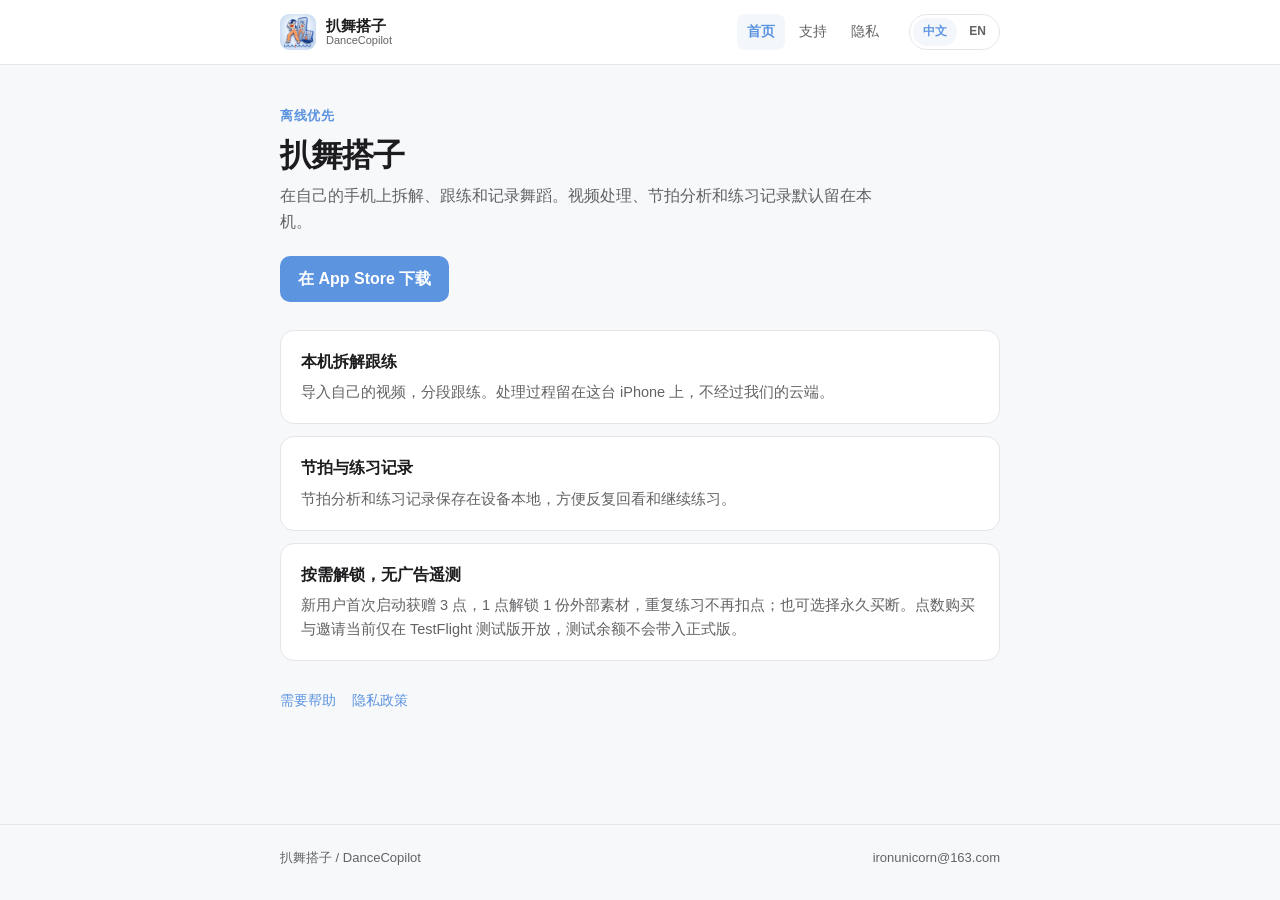
<file: index.html>
<!DOCTYPE html>
<html lang="zh-CN">
  <head>
    <meta charset="utf-8" />
    <meta name="viewport" content="width=device-width, initial-scale=1" />
    <title>扒舞搭子 / DanceCopilot</title>
    <meta
      name="description"
      content="扒舞搭子是一款离线优先的练舞工具。视频、节拍和练习记录默认留在本机。"
    />
    <link rel="icon" href="assets/favicon.png" type="image/png" />
    <link rel="apple-touch-icon" href="assets/apple-touch-icon.png" />
    <link rel="stylesheet" href="styles.css" />
  </head>
  <body>
    <header class="site-header">
      <div class="wrap">
        <a class="brand" href="/">
          <img src="assets/apple-touch-icon.png" width="36" height="36" alt="" />
          <span class="brand-text">
            <span class="brand-zh">扒舞搭子</span>
            <span class="brand-en">DanceCopilot</span>
          </span>
        </a>
        <nav>
          <a href="/" aria-current="page"
            ><span lang="zh-CN">首页</span><span lang="en">Home</span></a
          >
          <a href="/support"
            ><span lang="zh-CN">支持</span><span lang="en">Support</span></a
          >
          <a href="/privacy"
            ><span lang="zh-CN">隐私</span><span lang="en">Privacy</span></a
          >
        </nav>
        <div class="lang">
          <button type="button" data-lang="zh" aria-pressed="true">中文</button>
          <button type="button" data-lang="en" aria-pressed="false">EN</button>
        </div>
      </div>
    </header>

    <main>
      <div class="wrap">
        <header class="hero">
          <p class="kicker" lang="zh-CN">离线优先</p>
          <p class="kicker" lang="en">Offline first</p>
          <h1 lang="zh-CN">扒舞搭子</h1>
          <h1 lang="en">DanceCopilot</h1>
          <p class="lede" lang="zh-CN">
            在自己的手机上拆解、跟练和记录舞蹈。视频处理、节拍分析和练习记录默认留在本机。
          </p>
          <p class="lede" lang="en">
            Break down, follow, and record dances on your own iPhone. Video
            processing, beat analysis, and practice records stay on device by
            default.
          </p>
          <p class="hero-download">
            <a class="button" href="https://apps.apple.com/app/id6810995273">
              <span lang="zh-CN">在 App Store 下载</span>
              <span lang="en">Download on the App Store</span>
            </a>
          </p>
        </header>

        <section class="facts">
          <article class="fact">
            <h2 lang="zh-CN">本机拆解跟练</h2>
            <h2 lang="en">Practice on this device</h2>
            <p lang="zh-CN">
              导入自己的视频，分段跟练。处理过程留在这台 iPhone 上，不经过我们的云端。
            </p>
            <p lang="en">
              Import your own videos and practice in sections. Processing stays
              on this iPhone and does not go through our cloud.
            </p>
          </article>
          <article class="fact">
            <h2 lang="zh-CN">节拍与练习记录</h2>
            <h2 lang="en">Beats and practice records</h2>
            <p lang="zh-CN">
              节拍分析和练习记录保存在设备本地，方便反复回看和继续练习。
            </p>
            <p lang="en">
              Beat analysis and practice records are saved locally, so you can
              review and continue later.
            </p>
          </article>
          <article class="fact">
            <h2 lang="zh-CN">按需解锁，无广告遥测</h2>
            <h2 lang="en">Unlock as needed, no ad telemetry</h2>
            <p lang="zh-CN">
              新用户首次启动获赠 3 点，1 点解锁 1 份外部素材，重复练习不再扣点；也可选择永久买断。点数购买与邀请当前仅在 TestFlight 测试版开放，测试余额不会带入正式版。
            </p>
            <p lang="en">
              New users receive 3 credits on first launch. One credit unlocks one external material, with no extra credits for repeat practice. Lifetime Membership is also available. Credit purchases and invitations are currently available only in the TestFlight beta; sandbox balances do not transfer to the public release.
            </p>
          </article>
        </section>

        <p class="page-links">
          <a href="/support"
            ><span lang="zh-CN">需要帮助</span><span lang="en">Get support</span></a
          >
          <a href="/privacy"
            ><span lang="zh-CN">隐私政策</span
            ><span lang="en">Privacy policy</span></a
          >
        </p>
      </div>
    </main>

    <footer class="site-footer">
      <div class="wrap">
        <span>扒舞搭子 / DanceCopilot</span>
        <a href="mailto:ironunicorn@163.com">ironunicorn@163.com</a>
      </div>
    </footer>
    <script src="lang.js"></script>
  </body>
</html>
</file>
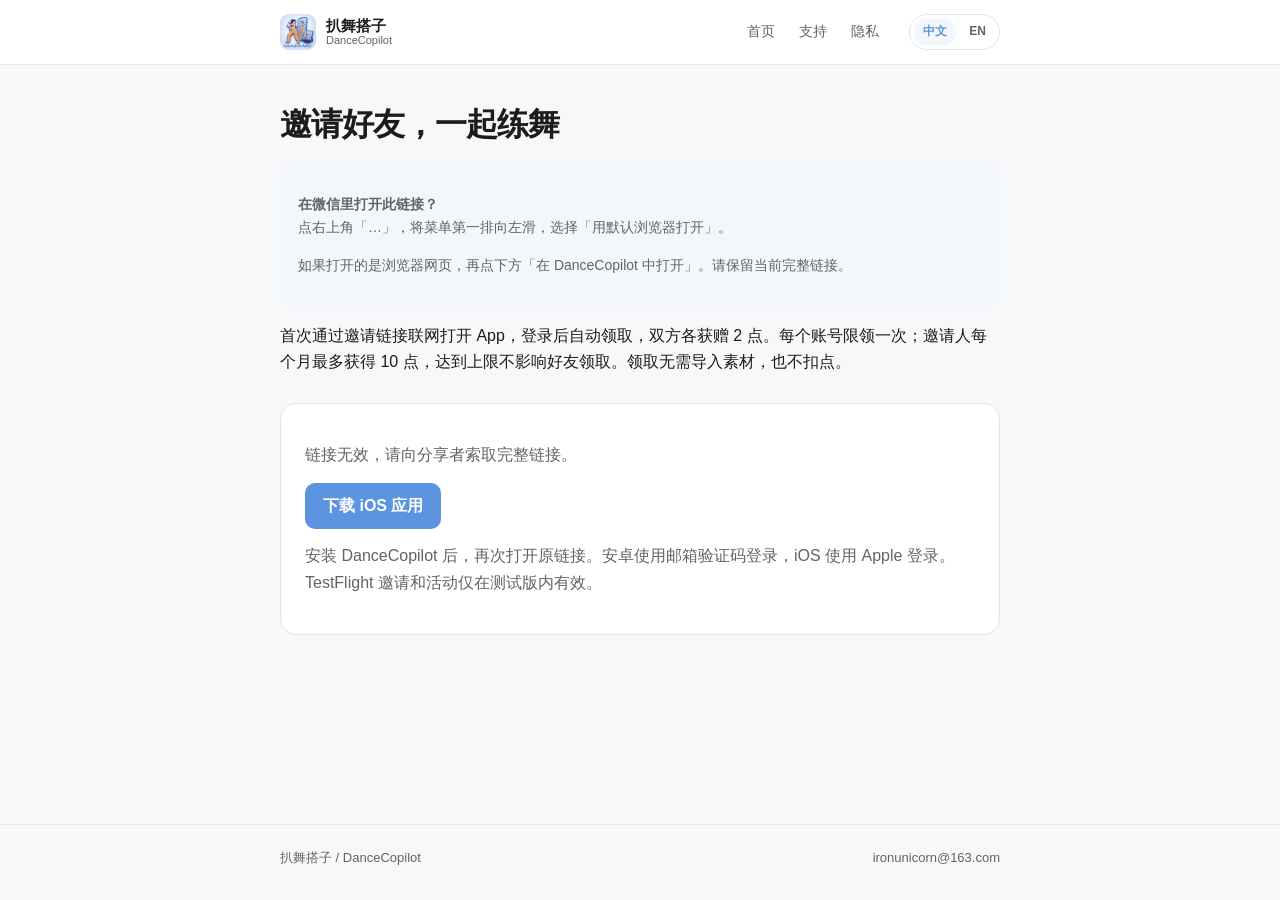
<file: invite/index.html>
<!DOCTYPE html>
<html lang="zh-CN">
  <head>
    <meta name="referrer" content="no-referrer" />
    <meta name="robots" content="noindex" />
    <meta charset="utf-8" />
    <meta name="viewport" content="width=device-width, initial-scale=1" />
    <title>邀请好友 / Invite friends · DanceCopilot</title>
    <meta
      name="description"
      content="扒舞搭子技术支持。使用问题、会员问题或功能建议请发邮件至 ironunicorn@163.com。"
    />
    <link rel="icon" href="../assets/favicon.png" type="image/png" />
    <link rel="apple-touch-icon" href="../assets/apple-touch-icon.png" />
    <link rel="stylesheet" href="../styles.css" />
  </head>
  <body>
    <header class="site-header">
      <div class="wrap">
        <a class="brand" href="/">
          <img
            src="../assets/apple-touch-icon.png"
            width="36"
            height="36"
            alt=""
          />
          <span class="brand-text">
            <span class="brand-zh">扒舞搭子</span>
            <span class="brand-en">DanceCopilot</span>
          </span>
        </a>
        <nav>
          <a href="/"
            ><span lang="zh-CN">首页</span><span lang="en">Home</span></a
          >
          <a href="/support"
            ><span lang="zh-CN">支持</span><span lang="en">Support</span></a
          >
          <a href="/privacy"
            ><span lang="zh-CN">隐私</span><span lang="en">Privacy</span></a
          >
        </nav>
        <div class="lang">
          <button type="button" data-lang="zh" aria-pressed="true">中文</button>
          <button type="button" data-lang="en" aria-pressed="false">EN</button>
        </div>
      </div>
    </header>

    <main><div class="wrap"><header class="hero"><h1 lang="zh-CN">邀请好友，一起练舞</h1><h1 lang="en">Practice together with an invitation</h1>
<aside class="note" aria-label="微信打开指引 / Open from WeChat">
  <p lang="zh-CN"><strong>在微信里打开此链接？</strong><br />点右上角「…」，将菜单第一排向左滑，选择「用默认浏览器打开」。</p>
  <p lang="en"><strong>Opened this link in WeChat?</strong><br />Tap “…” at the top right, swipe left on the first row of the menu, then choose “Open in Default Browser”.</p>
  <p lang="zh-CN">如果打开的是浏览器网页，再点下方「在 DanceCopilot 中打开」。请保留当前完整链接。</p>
  <p lang="en">If a browser page appears, tap “Open DanceCopilot” below. Keep the full invitation or reward link.</p>
</aside>
<p lang="zh-CN">首次通过邀请链接联网打开 App，登录后自动领取，双方各获赠 2 点。每个账号限领一次；邀请人每个月最多获得 10 点，达到上限不影响好友领取。领取无需导入素材，也不扣点。</p><p lang="en">Open an invitation link in the app while online. After you sign in, your first invitation is claimed automatically and you both receive 2 credits. Each account can claim once. Inviters earn up to 10 credits per month; reaching this limit does not affect the friend’s reward. No material import or credit spending is required.</p></header>
<section class="contact-card"><p id="code" aria-live="polite"></p><p id="invalid" hidden><span lang="zh-CN">链接无效，请向分享者索取完整链接。</span><span lang="en">Invalid link. Ask the sender for the complete link.</span></p><p><a class="button" id="open-app" hidden><span lang="zh-CN">在 DanceCopilot 中打开</span><span lang="en">Open DanceCopilot</span></a></p><p id="open-help" hidden role="status"><span lang="zh-CN">如果浏览器询问是否打开“扒舞搭子”，请点“确定”。若已错过提示，可回到收到链接的地方重新点开。安卓也可以在系统设置中打开“扒舞搭子 → 默认打开”，允许打开 dancecopilot.cn 的链接。</span><span lang="en">If your browser asks to open DanceCopilot, confirm the prompt. If you missed it, tap the original link where you received it. On Android, you can also enable dancecopilot.cn in the app’s “Open by default” settings.</span></p><p><a class="button" href="https://apps.apple.com/app/id6810995273"><span lang="zh-CN">下载 iOS 应用</span><span lang="en">Get the iOS app</span></a></p><p lang="zh-CN">安装 DanceCopilot 后，再次打开原链接。安卓使用邮箱验证码登录，iOS 使用 Apple 登录。TestFlight 邀请和活动仅在测试版内有效。</p><p lang="en">After installing DanceCopilot, reopen the original link. Sign in by email on Android or with Apple on iOS. TestFlight invitations and campaigns are available only in the beta.</p></section></div></main>
    <footer class="site-footer">
      <div class="wrap">
        <span>扒舞搭子 / DanceCopilot</span>
        <a href="mailto:ironunicorn@163.com">ironunicorn@163.com</a>
      </div>
    </footer>
    <script src="../lang.js"></script>
    <script src="../reward-link.js?v=android-3"></script>
  </body>
</html>
</file>
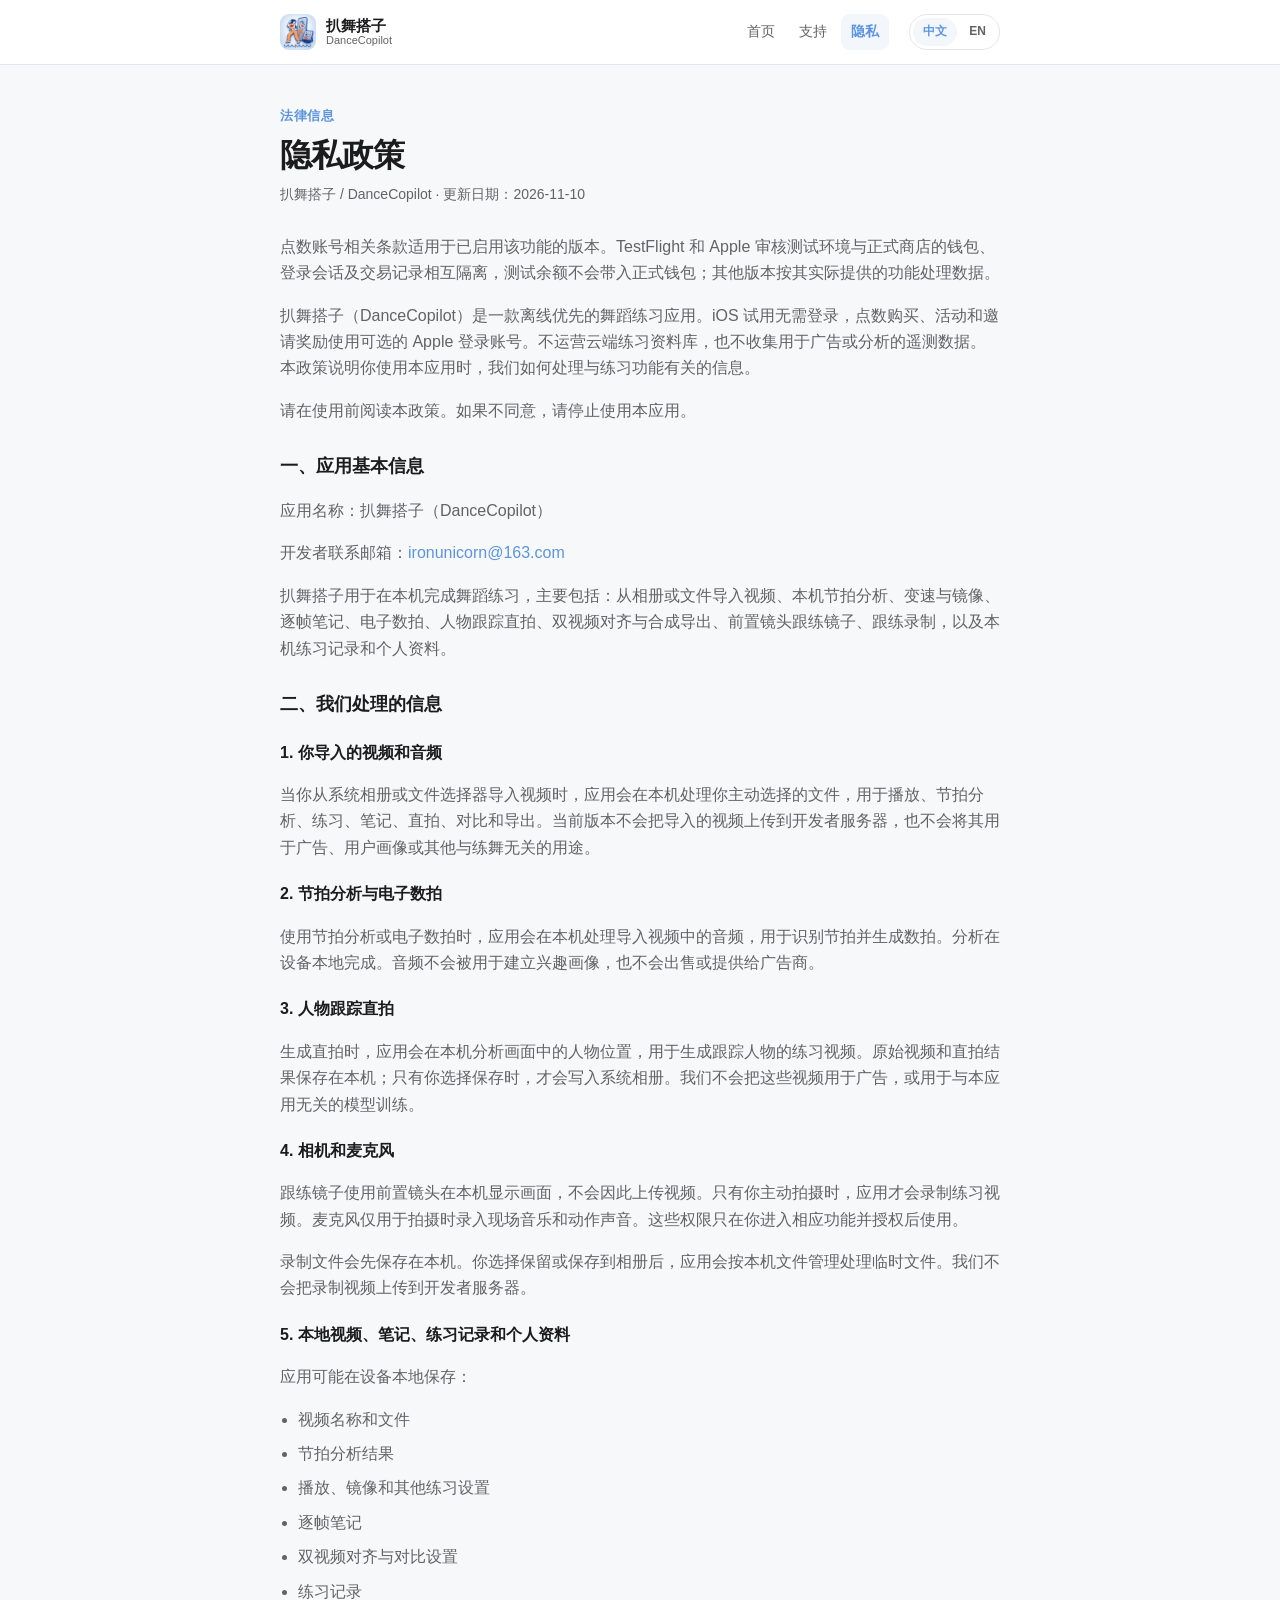
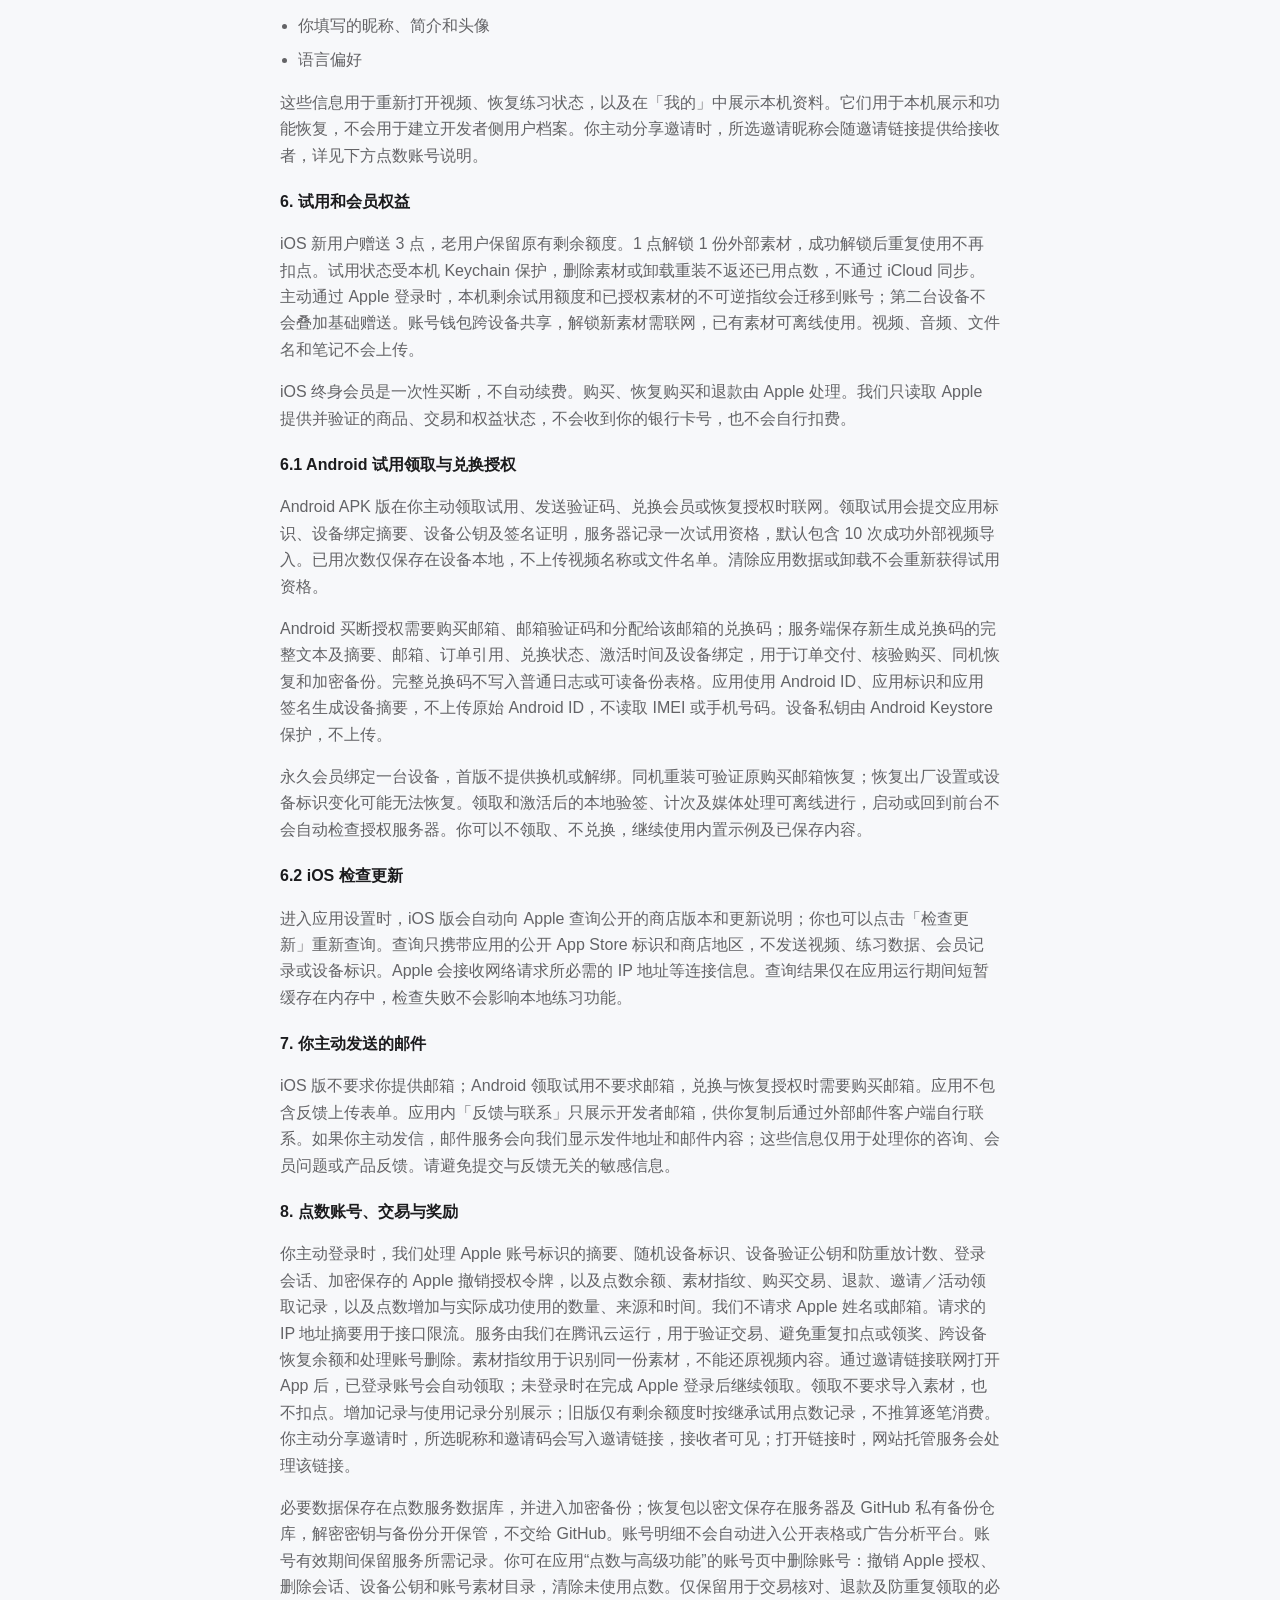
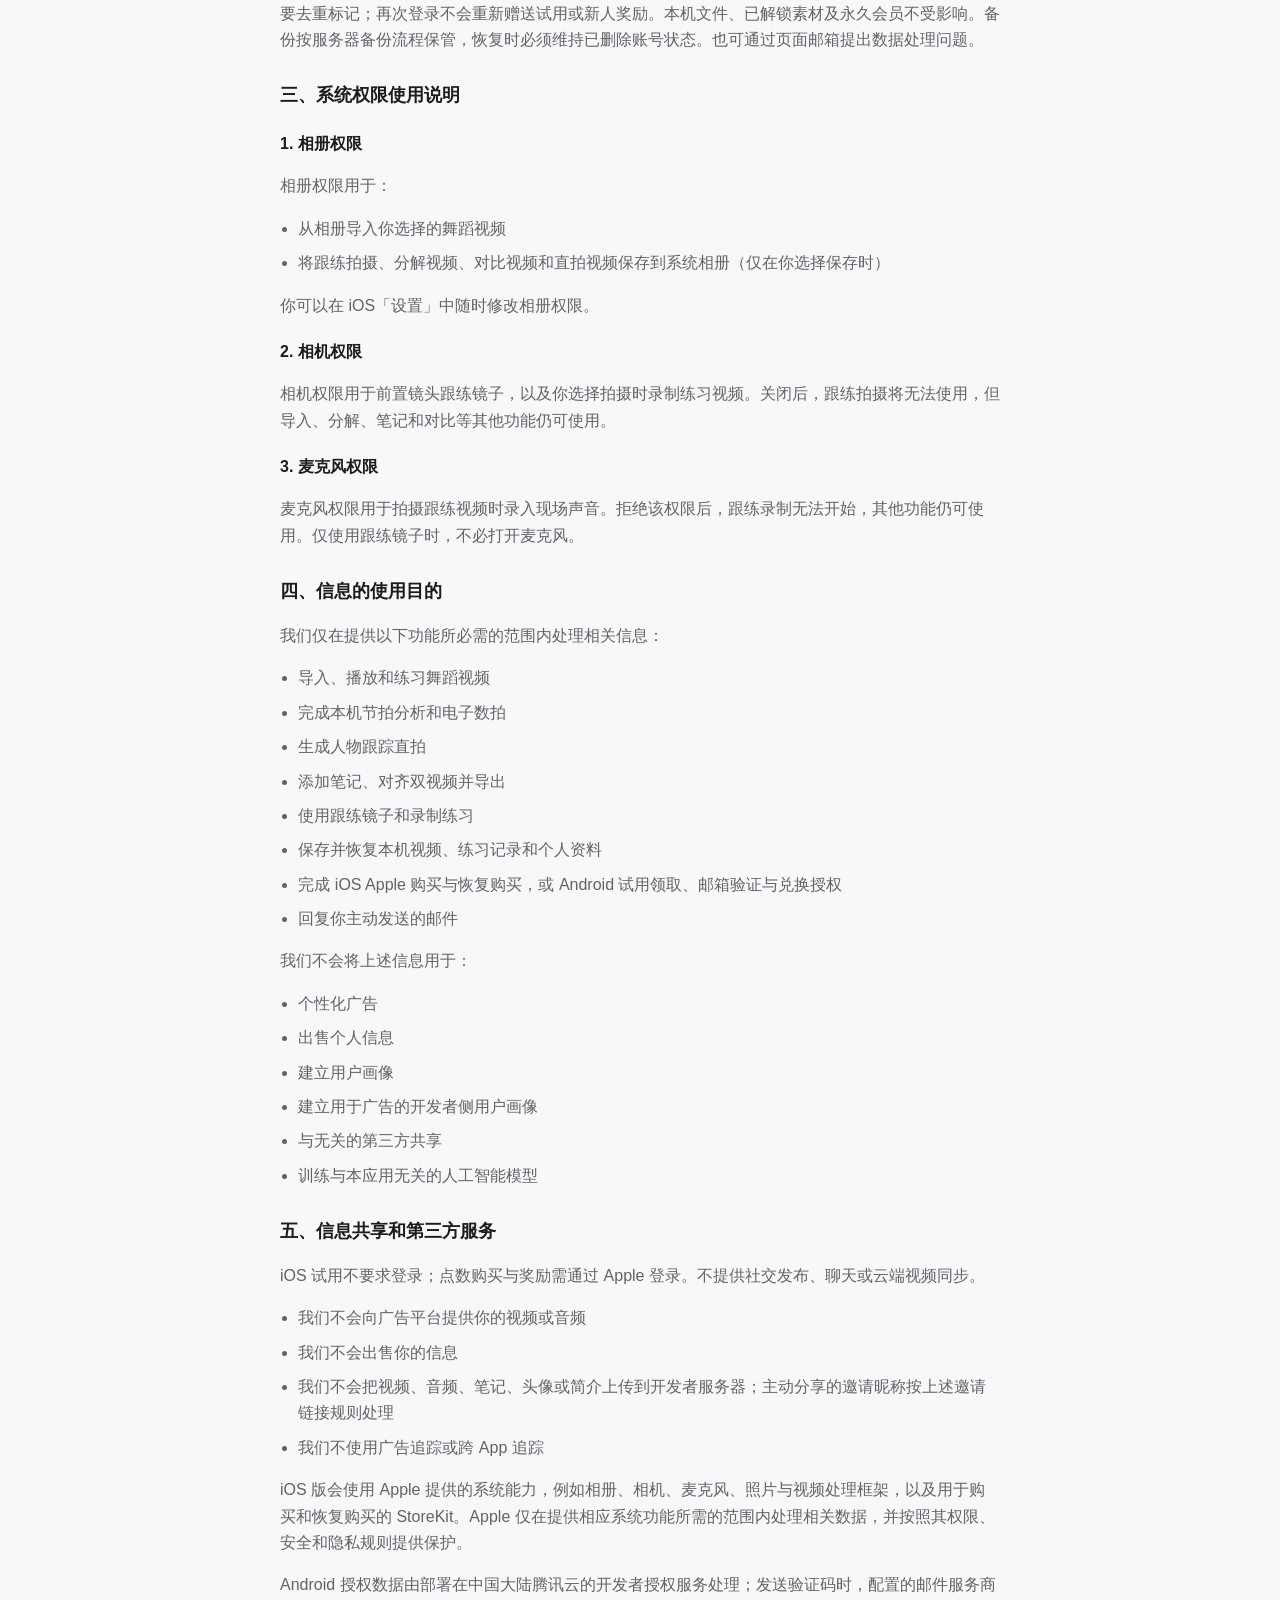
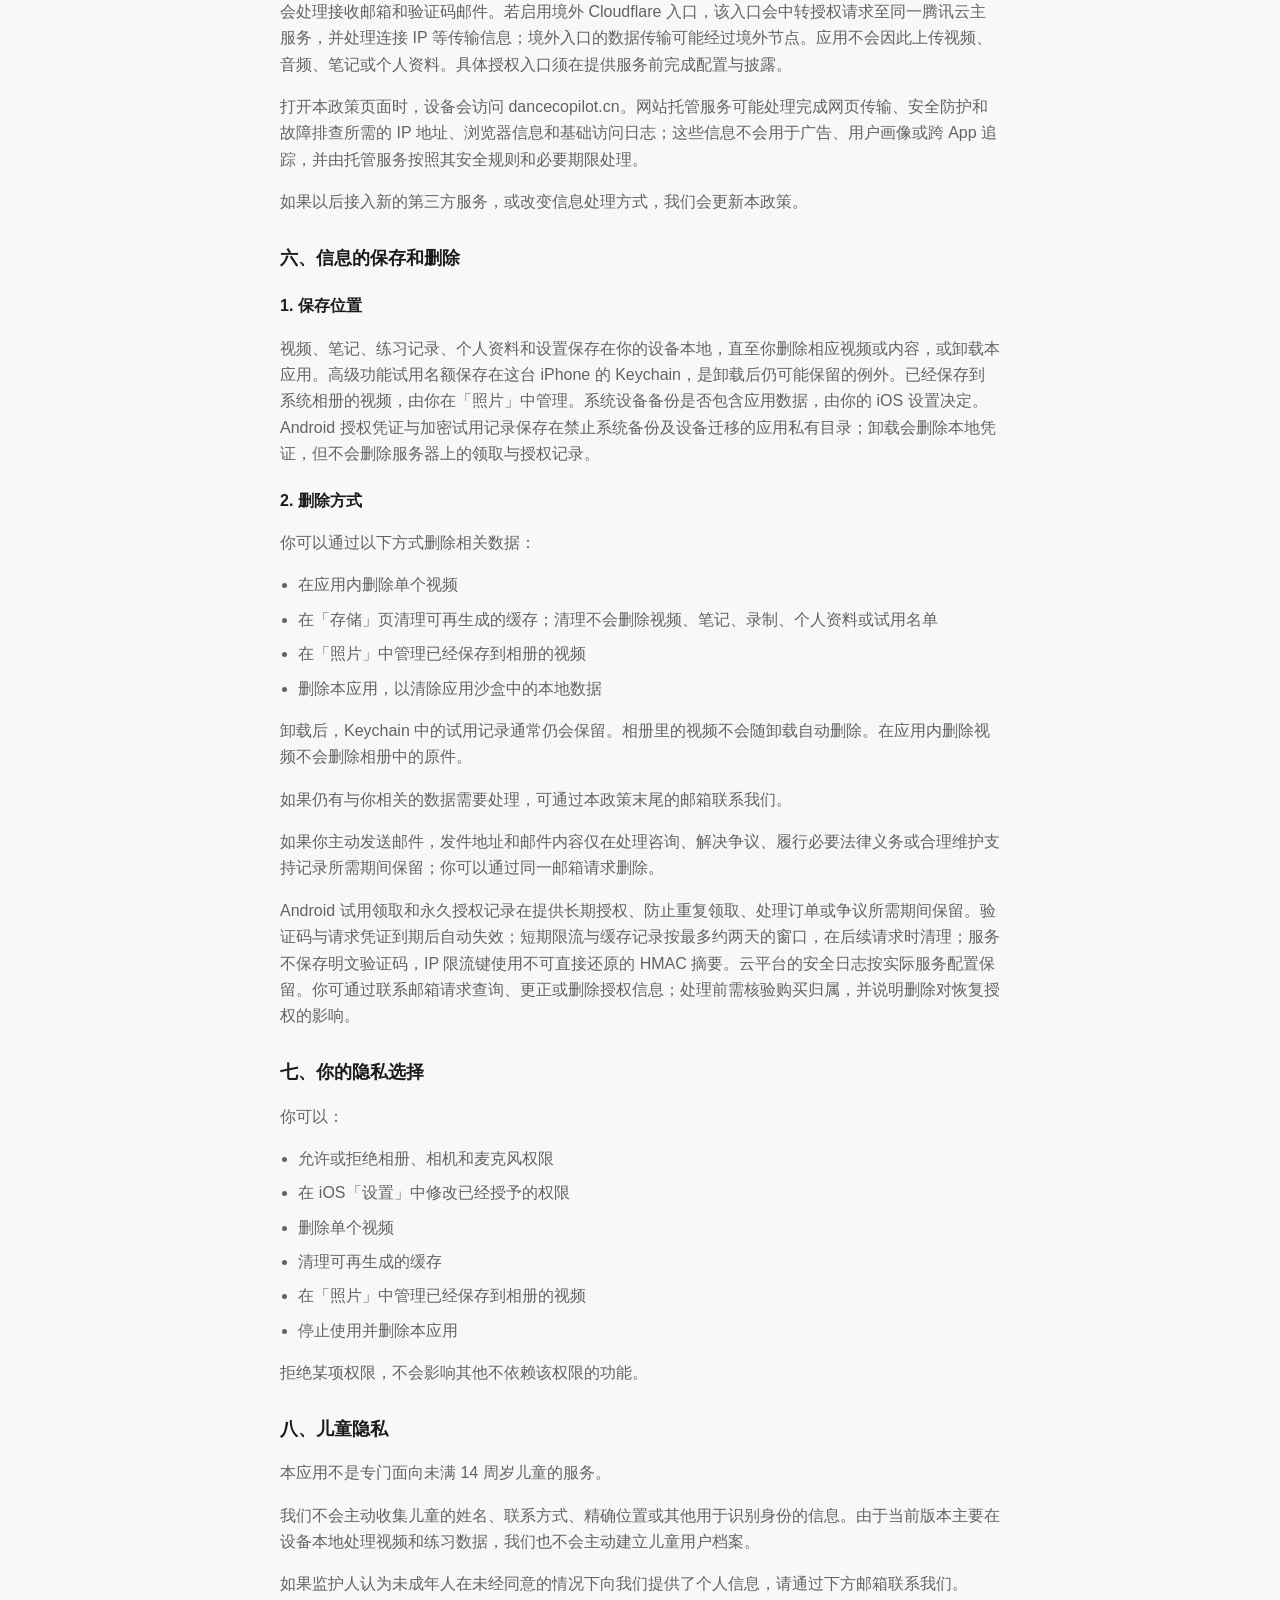
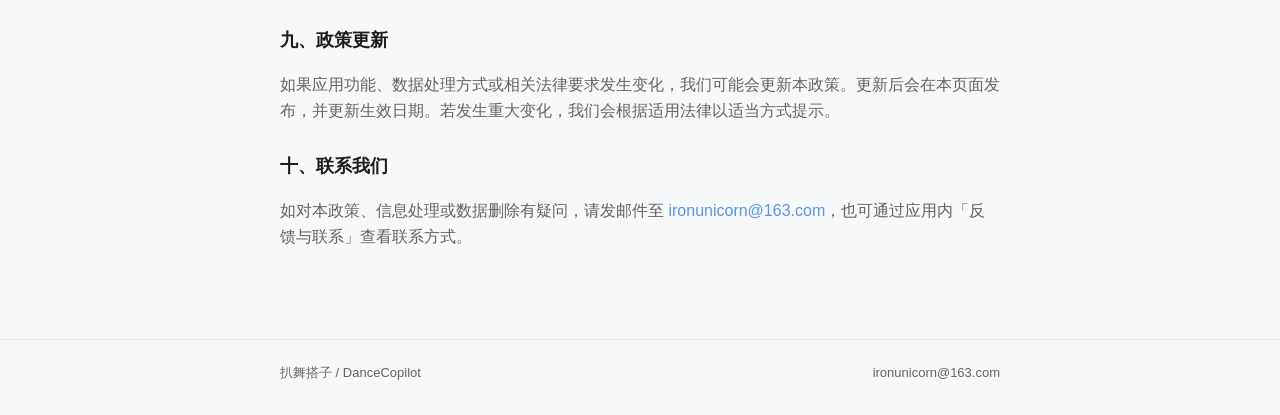
<file: privacy/index.html>
<!DOCTYPE html>
<html lang="zh-CN">
  <head>
    <meta charset="utf-8" />
    <meta name="viewport" content="width=device-width, initial-scale=1" />
    <title>隐私政策 / Privacy Policy · 扒舞搭子 / DanceCopilot</title>
    <meta
      name="description"
      content="扒舞搭子隐私政策。本应用离线优先，点数账号可选，视频和节拍分析在设备本地处理。"
    />
    <link rel="icon" href="../assets/favicon.png" type="image/png" />
    <link rel="apple-touch-icon" href="../assets/apple-touch-icon.png" />
    <link rel="stylesheet" href="../styles.css" />
  </head>
  <body>
    <header class="site-header">
      <div class="wrap">
        <a class="brand" href="/">
          <img
            src="../assets/apple-touch-icon.png"
            width="36"
            height="36"
            alt=""
          />
          <span class="brand-text">
            <span class="brand-zh">扒舞搭子</span>
            <span class="brand-en">DanceCopilot</span>
          </span>
        </a>
        <nav>
          <a href="/"
            ><span lang="zh-CN">首页</span><span lang="en">Home</span></a
          >
          <a href="/support"
            ><span lang="zh-CN">支持</span><span lang="en">Support</span></a
          >
          <a href="/privacy" aria-current="page"
            ><span lang="zh-CN">隐私</span><span lang="en">Privacy</span></a
          >
        </nav>
        <div class="lang">
          <button type="button" data-lang="zh" aria-pressed="true">中文</button>
          <button type="button" data-lang="en" aria-pressed="false">EN</button>
        </div>
      </div>
    </header>

    <main>
      <div class="wrap">
        <header class="hero">
          <p class="kicker" lang="zh-CN">法律信息</p>
          <p class="kicker" lang="en">Legal</p>
          <h1 lang="zh-CN">隐私政策</h1>
          <h1 lang="en">Privacy Policy</h1>
          <p class="meta" lang="zh-CN">扒舞搭子 / DanceCopilot · 更新日期：2026-11-10</p>
          <p class="meta" lang="en">
            DanceCopilot · Updated: November 10, 2026
          </p>
        </header>

        <article class="doc" lang="zh-CN">
        <p>点数账号相关条款适用于已启用该功能的版本。TestFlight 和 Apple 审核测试环境与正式商店的钱包、登录会话及交易记录相互隔离，测试余额不会带入正式钱包；其他版本按其实际提供的功能处理数据。</p>
        <p>
          扒舞搭子（DanceCopilot）是一款离线优先的舞蹈练习应用。iOS 试用无需登录，点数购买、活动和邀请奖励使用可选的 Apple 登录账号。不运营云端练习资料库，也不收集用于广告或分析的遥测数据。本政策说明你使用本应用时，我们如何处理与练习功能有关的信息。
        </p>
        <p>请在使用前阅读本政策。如果不同意，请停止使用本应用。</p>

        <h2>一、应用基本信息</h2>
        <p>应用名称：扒舞搭子（DanceCopilot）</p>
        <p>
          开发者联系邮箱：<a href="mailto:ironunicorn@163.com"
            >ironunicorn@163.com</a
          >
        </p>
        <p>
          扒舞搭子用于在本机完成舞蹈练习，主要包括：从相册或文件导入视频、本机节拍分析、变速与镜像、逐帧笔记、电子数拍、人物跟踪直拍、双视频对齐与合成导出、前置镜头跟练镜子、跟练录制，以及本机练习记录和个人资料。
        </p>

        <h2>二、我们处理的信息</h2>
        <h3>1. 你导入的视频和音频</h3>
        <p>
          当你从系统相册或文件选择器导入视频时，应用会在本机处理你主动选择的文件，用于播放、节拍分析、练习、笔记、直拍、对比和导出。当前版本不会把导入的视频上传到开发者服务器，也不会将其用于广告、用户画像或其他与练舞无关的用途。
        </p>

        <h3>2. 节拍分析与电子数拍</h3>
        <p>
          使用节拍分析或电子数拍时，应用会在本机处理导入视频中的音频，用于识别节拍并生成数拍。分析在设备本地完成。音频不会被用于建立兴趣画像，也不会出售或提供给广告商。
        </p>

        <h3>3. 人物跟踪直拍</h3>
        <p>
          生成直拍时，应用会在本机分析画面中的人物位置，用于生成跟踪人物的练习视频。原始视频和直拍结果保存在本机；只有你选择保存时，才会写入系统相册。我们不会把这些视频用于广告，或用于与本应用无关的模型训练。
        </p>

        <h3>4. 相机和麦克风</h3>
        <p>
          跟练镜子使用前置镜头在本机显示画面，不会因此上传视频。只有你主动拍摄时，应用才会录制练习视频。麦克风仅用于拍摄时录入现场音乐和动作声音。这些权限只在你进入相应功能并授权后使用。
        </p>
        <p>
          录制文件会先保存在本机。你选择保留或保存到相册后，应用会按本机文件管理处理临时文件。我们不会把录制视频上传到开发者服务器。
        </p>

        <h3>5. 本地视频、笔记、练习记录和个人资料</h3>
        <p>应用可能在设备本地保存：</p>
        <ul>
          <li>视频名称和文件</li>
          <li>节拍分析结果</li>
          <li>播放、镜像和其他练习设置</li>
          <li>逐帧笔记</li>
          <li>双视频对齐与对比设置</li>
          <li>练习记录</li>
          <li>你填写的昵称、简介和头像</li>
          <li>语言偏好</li>
        </ul>
        <p>
          这些信息用于重新打开视频、恢复练习状态，以及在「我的」中展示本机资料。它们用于本机展示和功能恢复，不会用于建立开发者侧用户档案。你主动分享邀请时，所选邀请昵称会随邀请链接提供给接收者，详见下方点数账号说明。
        </p>

        <h3>6. 试用和会员权益</h3>
        <p>
          iOS 新用户赠送 3 点，老用户保留原有剩余额度。1 点解锁 1 份外部素材，成功解锁后重复使用不再扣点。试用状态受本机 Keychain 保护，删除素材或卸载重装不返还已用点数，不通过 iCloud 同步。主动通过 Apple 登录时，本机剩余试用额度和已授权素材的不可逆指纹会迁移到账号；第二台设备不会叠加基础赠送。账号钱包跨设备共享，解锁新素材需联网，已有素材可离线使用。视频、音频、文件名和笔记不会上传。
        </p>
        <p>
          iOS 终身会员是一次性买断，不自动续费。购买、恢复购买和退款由 Apple
          处理。我们只读取 Apple 提供并验证的商品、交易和权益状态，不会收到你的银行卡号，也不会自行扣费。
        </p>

        <h3>6.1 Android 试用领取与兑换授权</h3>
        <p>
          Android APK 版在你主动领取试用、发送验证码、兑换会员或恢复授权时联网。领取试用会提交应用标识、设备绑定摘要、设备公钥及签名证明，服务器记录一次试用资格，默认包含 10 次成功外部视频导入。已用次数仅保存在设备本地，不上传视频名称或文件名单。清除应用数据或卸载不会重新获得试用资格。
        </p>
        <p>
          Android 买断授权需要购买邮箱、邮箱验证码和分配给该邮箱的兑换码；服务端保存新生成兑换码的完整文本及摘要、邮箱、订单引用、兑换状态、激活时间及设备绑定，用于订单交付、核验购买、同机恢复和加密备份。完整兑换码不写入普通日志或可读备份表格。应用使用 Android ID、应用标识和应用签名生成设备摘要，不上传原始 Android ID，不读取 IMEI 或手机号码。设备私钥由 Android Keystore 保护，不上传。
        </p>
        <p>
          永久会员绑定一台设备，首版不提供换机或解绑。同机重装可验证原购买邮箱恢复；恢复出厂设置或设备标识变化可能无法恢复。领取和激活后的本地验签、计次及媒体处理可离线进行，启动或回到前台不会自动检查授权服务器。你可以不领取、不兑换，继续使用内置示例及已保存内容。
        </p>

        <h3>6.2 iOS 检查更新</h3>
        <p>
          进入应用设置时，iOS 版会自动向 Apple 查询公开的商店版本和更新说明；你也可以点击「检查更新」重新查询。查询只携带应用的公开 App Store 标识和商店地区，不发送视频、练习数据、会员记录或设备标识。Apple 会接收网络请求所必需的 IP 地址等连接信息。查询结果仅在应用运行期间短暂缓存在内存中，检查失败不会影响本地练习功能。
        </p>

        <h3>7. 你主动发送的邮件</h3>
        <p>
          iOS 版不要求你提供邮箱；Android 领取试用不要求邮箱，兑换与恢复授权时需要购买邮箱。应用不包含反馈上传表单。应用内「反馈与联系」只展示开发者邮箱，供你复制后通过外部邮件客户端自行联系。如果你主动发信，邮件服务会向我们显示发件地址和邮件内容；这些信息仅用于处理你的咨询、会员问题或产品反馈。请避免提交与反馈无关的敏感信息。
        </p>

        <h3>8. 点数账号、交易与奖励</h3><p>你主动登录时，我们处理 Apple 账号标识的摘要、随机设备标识、设备验证公钥和防重放计数、登录会话、加密保存的 Apple 撤销授权令牌，以及点数余额、素材指纹、购买交易、退款、邀请／活动领取记录，以及点数增加与实际成功使用的数量、来源和时间。我们不请求 Apple 姓名或邮箱。请求的 IP 地址摘要用于接口限流。服务由我们在腾讯云运行，用于验证交易、避免重复扣点或领奖、跨设备恢复余额和处理账号删除。素材指纹用于识别同一份素材，不能还原视频内容。通过邀请链接联网打开 App 后，已登录账号会自动领取；未登录时在完成 Apple 登录后继续领取。领取不要求导入素材，也不扣点。增加记录与使用记录分别展示；旧版仅有剩余额度时按继承试用点数记录，不推算逐笔消费。你主动分享邀请时，所选昵称和邀请码会写入邀请链接，接收者可见；打开链接时，网站托管服务会处理该链接。</p><p>必要数据保存在点数服务数据库，并进入加密备份；恢复包以密文保存在服务器及 GitHub 私有备份仓库，解密密钥与备份分开保管，不交给 GitHub。账号明细不会自动进入公开表格或广告分析平台。账号有效期间保留服务所需记录。你可在应用“点数与高级功能”的账号页中删除账号：撤销 Apple 授权、删除会话、设备公钥和账号素材目录，清除未使用点数。仅保留用于交易核对、退款及防重复领取的必要去重标记；再次登录不会重新赠送试用或新人奖励。本机文件、已解锁素材及永久会员不受影响。备份按服务器备份流程保管，恢复时必须维持已删除账号状态。也可通过页面邮箱提出数据处理问题。</p>

        <h2>三、系统权限使用说明</h2>
        <h3>1. 相册权限</h3>
        <p>相册权限用于：</p>
        <ul>
          <li>从相册导入你选择的舞蹈视频</li>
          <li>
            将跟练拍摄、分解视频、对比视频和直拍视频保存到系统相册（仅在你选择保存时）
          </li>
        </ul>
        <p>你可以在 iOS「设置」中随时修改相册权限。</p>

        <h3>2. 相机权限</h3>
        <p>
          相机权限用于前置镜头跟练镜子，以及你选择拍摄时录制练习视频。关闭后，跟练拍摄将无法使用，但导入、分解、笔记和对比等其他功能仍可使用。
        </p>

        <h3>3. 麦克风权限</h3>
        <p>
          麦克风权限用于拍摄跟练视频时录入现场声音。拒绝该权限后，跟练录制无法开始，其他功能仍可使用。仅使用跟练镜子时，不必打开麦克风。
        </p>

        <h2>四、信息的使用目的</h2>
        <p>我们仅在提供以下功能所必需的范围内处理相关信息：</p>
        <ul>
          <li>导入、播放和练习舞蹈视频</li>
          <li>完成本机节拍分析和电子数拍</li>
          <li>生成人物跟踪直拍</li>
          <li>添加笔记、对齐双视频并导出</li>
          <li>使用跟练镜子和录制练习</li>
          <li>保存并恢复本机视频、练习记录和个人资料</li>
          <li>完成 iOS Apple 购买与恢复购买，或 Android 试用领取、邮箱验证与兑换授权</li>
          <li>回复你主动发送的邮件</li>
        </ul>
        <p>我们不会将上述信息用于：</p>
        <ul>
          <li>个性化广告</li>
          <li>出售个人信息</li>
          <li>建立用户画像</li>
          <li>建立用于广告的开发者侧用户画像</li>
          <li>与无关的第三方共享</li>
          <li>训练与本应用无关的人工智能模型</li>
        </ul>

        <h2>五、信息共享和第三方服务</h2>
        <p>
          iOS 试用不要求登录；点数购买与奖励需通过 Apple 登录。不提供社交发布、聊天或云端视频同步。
        </p>
        <ul>
          <li>我们不会向广告平台提供你的视频或音频</li>
          <li>我们不会出售你的信息</li>
          <li>
            我们不会把视频、音频、笔记、头像或简介上传到开发者服务器；主动分享的邀请昵称按上述邀请链接规则处理
          </li>
          <li>我们不使用广告追踪或跨 App 追踪</li>
        </ul>
        <p>
          iOS 版会使用 Apple
          提供的系统能力，例如相册、相机、麦克风、照片与视频处理框架，以及用于购买和恢复购买的
          StoreKit。Apple 仅在提供相应系统功能所需的范围内处理相关数据，并按照其权限、安全和隐私规则提供保护。
        </p>
        <p>
          Android 授权数据由部署在中国大陆腾讯云的开发者授权服务处理；发送验证码时，配置的邮件服务商会处理接收邮箱和验证码邮件。若启用境外 Cloudflare 入口，该入口会中转授权请求至同一腾讯云主服务，并处理连接 IP 等传输信息；境外入口的数据传输可能经过境外节点。应用不会因此上传视频、音频、笔记或个人资料。具体授权入口须在提供服务前完成配置与披露。
        </p>
        <p>
          打开本政策页面时，设备会访问 dancecopilot.cn。网站托管服务可能处理完成网页传输、安全防护和故障排查所需的 IP
          地址、浏览器信息和基础访问日志；这些信息不会用于广告、用户画像或跨 App 追踪，并由托管服务按照其安全规则和必要期限处理。
        </p>
        <p>
          如果以后接入新的第三方服务，或改变信息处理方式，我们会更新本政策。
        </p>

        <h2>六、信息的保存和删除</h2>
        <h3>1. 保存位置</h3>
        <p>
          视频、笔记、练习记录、个人资料和设置保存在你的设备本地，直至你删除相应视频或内容，或卸载本应用。高级功能试用名额保存在这台
          iPhone 的 Keychain，是卸载后仍可能保留的例外。已经保存到系统相册的视频，由你在「照片」中管理。系统设备备份是否包含应用数据，由你的
          iOS 设置决定。Android 授权凭证与加密试用记录保存在禁止系统备份及设备迁移的应用私有目录；卸载会删除本地凭证，但不会删除服务器上的领取与授权记录。
        </p>

        <h3>2. 删除方式</h3>
        <p>你可以通过以下方式删除相关数据：</p>
        <ul>
          <li>在应用内删除单个视频</li>
          <li>
            在「存储」页清理可再生成的缓存；清理不会删除视频、笔记、录制、个人资料或试用名单
          </li>
          <li>在「照片」中管理已经保存到相册的视频</li>
          <li>删除本应用，以清除应用沙盒中的本地数据</li>
        </ul>
        <p>
          卸载后，Keychain 中的试用记录通常仍会保留。相册里的视频不会随卸载自动删除。在应用内删除视频不会删除相册中的原件。
        </p>
        <p>
          如果仍有与你相关的数据需要处理，可通过本政策末尾的邮箱联系我们。
        </p>
        <p>
          如果你主动发送邮件，发件地址和邮件内容仅在处理咨询、解决争议、履行必要法律义务或合理维护支持记录所需期间保留；你可以通过同一邮箱请求删除。
        </p>
        <p>
          Android 试用领取和永久授权记录在提供长期授权、防止重复领取、处理订单或争议所需期间保留。验证码与请求凭证到期后自动失效；短期限流与缓存记录按最多约两天的窗口，在后续请求时清理；服务不保存明文验证码，IP 限流键使用不可直接还原的 HMAC 摘要。云平台的安全日志按实际服务配置保留。你可通过联系邮箱请求查询、更正或删除授权信息；处理前需核验购买归属，并说明删除对恢复授权的影响。
        </p>

        <h2>七、你的隐私选择</h2>
        <p>你可以：</p>
        <ul>
          <li>允许或拒绝相册、相机和麦克风权限</li>
          <li>在 iOS「设置」中修改已经授予的权限</li>
          <li>删除单个视频</li>
          <li>清理可再生成的缓存</li>
          <li>在「照片」中管理已经保存到相册的视频</li>
          <li>停止使用并删除本应用</li>
        </ul>
        <p>拒绝某项权限，不会影响其他不依赖该权限的功能。</p>

        <h2>八、儿童隐私</h2>
        <p>本应用不是专门面向未满 14 周岁儿童的服务。</p>
        <p>
          我们不会主动收集儿童的姓名、联系方式、精确位置或其他用于识别身份的信息。由于当前版本主要在设备本地处理视频和练习数据，我们也不会主动建立儿童用户档案。
        </p>
        <p>
          如果监护人认为未成年人在未经同意的情况下向我们提供了个人信息，请通过下方邮箱联系我们。
        </p>

        <h2>九、政策更新</h2>
        <p>
          如果应用功能、数据处理方式或相关法律要求发生变化，我们可能会更新本政策。更新后会在本页面发布，并更新生效日期。若发生重大变化，我们会根据适用法律以适当方式提示。
        </p>

        <h2>十、联系我们</h2>
        <p>
          如对本政策、信息处理或数据删除有疑问，请发邮件至
          <a href="mailto:ironunicorn@163.com">ironunicorn@163.com</a>，也可通过应用内「反馈与联系」查看联系方式。
        </p>
      </article>

        <article class="doc" lang="en">
        <p>The credit-account terms apply to versions with this feature enabled. TestFlight and Apple review test wallets, login sessions and transaction records are isolated from the production App Store environment. Test balances do not carry over to the production wallet. Other versions process data according to the features they provide.</p>
        <p>
          DanceCopilot is an offline-first dance practice app. The current
          version offers optional Sign in with Apple for iOS credits and rewards; the iOS trial requires no login. There is no cloud practice library and no
          advertising or analytics telemetry. This policy explains how
          information related to practice features is handled when you use the
          app.
        </p>
        <p>
          Please read this policy before using the app. If you do not agree,
          stop using DanceCopilot.
        </p>

        <h2>1. About DanceCopilot</h2>
        <p>App name: DanceCopilot (扒舞搭子)</p>
        <p>
          Developer contact:
          <a href="mailto:ironunicorn@163.com">ironunicorn@163.com</a>
        </p>
        <p>
          DanceCopilot helps you practice on your device. Its features include
          importing videos from Photos or Files, on-device beat analysis, speed
          and mirroring, frame notes, electronic counting, person-tracked
          direct-shot video, two-video alignment and export, a front-camera
          practice mirror, practice recording, and on-device practice records
          and profile details.
        </p>

        <h2>2. Information we process</h2>
        <h3>2.1 Videos and audio you import</h3>
        <p>
          When you import a video from Photos or the file picker, the app
          processes the file you selected on your device for playback, beat
          analysis, practice, notes, direct shot, comparison, and export. The
          current version does not upload imported videos to a developer-operated
          server, and does not use them for advertising, profiling, or purposes
          unrelated to dance practice.
        </p>

        <h3>2.2 Beat analysis and electronic counting</h3>
        <p>
          When you use beat analysis or electronic counting, the app processes
          audio from the imported video on your device to identify beats and
          generate counting. This analysis stays on the device. Audio is not
          used to build an interest profile and is not sold or provided to
          advertisers.
        </p>

        <h3>2.3 Person-tracked direct shot</h3>
        <p>
          When you generate a direct-shot video, the app analyzes person
          positions on your device to produce a practice clip that follows the
          dancer. Source videos and results stay on the device; they are written
          to Photos only if you choose to save them. We do not use these videos
          for advertising or to train models unrelated to this app.
        </p>

        <h3>2.4 Camera and microphone</h3>
        <p>
          The practice mirror uses the front camera to show a local preview and
          does not upload that video. The app records only when you start
          filming. The microphone is used only to capture live music and
          movement sound while recording. These permissions are used only after
          you enter the relevant feature and grant access.
        </p>
        <p>
          Recordings are stored on your device first. After you keep a clip or
          save it to Photos, temporary files are handled by the app’s local file
          management. We do not upload recorded videos to a developer-operated
          server.
        </p>

        <h3>2.5 Local videos, notes, practice records, and profile</h3>
        <p>The app may store the following on your device:</p>
        <ul>
          <li>Video names and files</li>
          <li>Beat-analysis results</li>
          <li>Playback, mirror, and other practice settings</li>
          <li>Frame notes</li>
          <li>Two-video alignment and comparison settings</li>
          <li>Practice records</li>
          <li>The nickname, bio, and avatar you enter</li>
          <li>Language preference</li>
        </ul>
        <p>
          This information is used to reopen videos, restore practice state,
          and show your on-device profile. It is used for on-device display
          and feature restoration, and is not used to build a developer-side user profile. If you choose to share an invitation, the selected invitation nickname is included in the link for its recipients, as described below.
        </p>

        <h3>2.6 Trial and membership</h3>
        <p>
          New iOS users receive 3 credits; existing users keep their remaining allowance. One credit unlocks one external material, with no extra charge for reuse. Trial state is protected by the device Keychain, is not synced through iCloud, and is not refunded by deleting material or reinstalling. When you choose Sign in with Apple, the remaining trial and irreversible fingerprints of unlocked materials are linked to your account. A second device does not add another base allowance. Account credits are shared across devices; new unlocks require internet and unlocked materials work offline. Videos, audio, filenames and notes are not uploaded.
        </p>
        <p>
          iOS lifetime membership is a one-time purchase with no auto-renewal.
          Purchases, restorations, and refunds are handled by Apple. We only
          read Apple-provided and verified product, transaction, and entitlement
          status needed to unlock features. We do not receive your payment card
          details and do not charge you ourselves.
        </p>

        <h3>2.6.1 Android trial and activation</h3>
        <p>
          The Android APK contacts the licensing service only when you choose to claim a trial, request an email code, redeem membership, or restore a license. Claiming sends the application identifier, a device-binding digest, device public key, and signed proof. The server records one trial, normally 10 successful external video imports. Usage and imported file lists stay on your device. Clearing app data or reinstalling does not grant another trial.
        </p>
        <p>
          Android activation requires the purchase email, an email verification code, and an activation code assigned to that email. The server keeps the complete text and digest of newly generated activation codes, email, order reference, redemption status, activation time, and device binding for order delivery, purchase verification, same-device restoration, and encrypted backups. Complete activation codes are excluded from ordinary logs and readable backup tables. The app derives a digest from Android ID, application ID, and the app signature; it does not send the raw Android ID or access IMEI or phone numbers. The device private key stays in Android Keystore.
        </p>
        <p>
          Lifetime membership is bound to one device, with no transfers or unbinding in this version. Reinstalling on the same device allows restoration with the original purchase email; a factory reset or changed device identifier may prevent restoration. Once claimed or activated, verification, trial counting, and media processing work offline. Startup and resume do not contact the licensing service. You may choose not to activate and continue using built-in examples and saved content.
        </p>

        <h3>2.6.2 iOS update checks</h3>
        <p>
          When you open App Settings, the iOS app automatically asks Apple for the public store version and release notes. You can also tap Check for Updates to check again. The query contains only the public App Store app identifier and store region; it does not send videos, practice data, membership records, or device identifiers. Apple receives connection information such as your IP address needed to handle the request. Results are cached briefly in memory while the app is running. A failed update check does not affect offline practice.
        </p>

        <h3>2.7 Email you send us</h3>
        <p>
          The iOS app does not require an email address. Android trial claims do not require one, but redemption and restoration require the purchase email. The app does not include an uploaded feedback form. In-app Feedback &amp; contact only
          shows the developer email address for you to copy and use in an
          external email client. If you choose to email us, the email service
          shows us your sender address and message. We use them only to handle
          your inquiry, membership question, or product feedback. Please avoid
          sending sensitive information unrelated to your request.
        </p>

        <h3>2.8 Credit account, transactions and rewards</h3><p>When you choose to sign in, we process a digest of your Apple account identifier, random device identifiers, device verification public keys and replay counters, login sessions, an encrypted Apple authorization-revocation token, credit balances, material fingerprints, purchases, refunds, invitation/campaign claims, and the amounts, sources and times of credit additions and successful debits. We do not request your Apple name or email. An IP address digest is used for request rate limiting. We operate the credit service on Tencent Cloud to verify transactions, prevent duplicate charges or rewards, restore balances across devices and delete accounts. Material fingerprints identify the same material and cannot reconstruct its video. Opening an invitation link in the app while online automatically claims the reward for a signed-in account, or continues after Sign in with Apple. Claiming requires no material import or credit spending. Credit additions and successful debits are shown separately. Older remaining trial balances are recorded as inherited trial credits without inferring past individual debits. When you choose to share an invitation, your selected nickname and invitation code are included in the link and visible to its recipients. The website hosting provider processes the link when it is opened.</p><p>Necessary records are stored in the service database and encrypted backups. Encrypted recovery archives are kept on the server and in a private GitHub backup repository. Decryption keys are kept separately and are not given to GitHub. Account details are not automatically exported to public spreadsheets or advertising analytics. Records needed for the service are retained while your account is active. Delete your account from the account page in Credits &amp; advanced features to revoke Apple authorization, remove sessions, device public keys and the account material catalog, and remove unused credits. Necessary deduplication markers remain for transaction reconciliation, refunds and prevention of repeat rewards; signing in again does not provide another trial or newcomer reward. Local files, unlocked materials and Lifetime Membership remain. Backups follow the server backup process; restoration must preserve account deletion status. Contact us by email for data handling questions.</p>

        <h2>3. System permissions</h2>
        <h3>3.1 Photo Library</h3>
        <p>Photo Library access is used to:</p>
        <ul>
          <li>Import dance videos you select</li>
          <li>
            Save practice recordings, breakdown videos, comparison videos, and
            direct-shot videos when you choose to save them
          </li>
        </ul>
        <p>You can change Photo Library access in iOS Settings at any time.</p>

        <h3>3.2 Camera</h3>
        <p>
          Camera access is used for the front-camera practice mirror and to
          record when you choose to film. If you turn it off, practice recording
          will not work, but import, breakdown, notes, and comparison remain
          available.
        </p>

        <h3>3.3 Microphone</h3>
        <p>
          Microphone access is used to capture live sound while filming a
          practice video. If you deny this permission, practice recording cannot
          start, but other features remain available. The practice mirror does
          not require the microphone.
        </p>

        <h2>4. How we use information</h2>
        <p>We process information only as needed to:</p>
        <ul>
          <li>Import, play, and practice with dance videos</li>
          <li>Run on-device beat analysis and electronic counting</li>
          <li>Generate person-tracked direct-shot video</li>
          <li>Add notes, align two videos, and export</li>
          <li>Use the practice mirror and record practice</li>
          <li>Save and restore local videos, practice records, and profile details</li>
          <li>Complete iOS Apple purchases and restoration, or Android trial claims, email verification, and activation</li>
          <li>Reply to email you send us</li>
        </ul>
        <p>We do not use this information for:</p>
        <ul>
          <li>Personalized advertising</li>
          <li>Selling personal information</li>
          <li>Building user profiles</li>
          <li>Building a developer-side advertising profile</li>
          <li>Sharing with unrelated third parties</li>
          <li>Training artificial-intelligence models unrelated to this app</li>
        </ul>

        <h2>5. Sharing and third-party services</h2>
        <p>
          The iOS trial does not require login; credit purchases and rewards require Sign in with Apple. There is no social posting, messaging, or cloud video sync.
        </p>
        <ul>
          <li>We do not provide your videos or audio to advertising platforms</li>
          <li>We do not sell your information</li>
          <li>
            We do not upload videos, audio, notes, avatars, or bios
            to a developer-operated server; invitation nicknames you choose to share are handled as described above
          </li>
          <li>We do not use advertising tracking or tracking across apps</li>
        </ul>
        <p>
          The iOS app uses Apple system capabilities, including Photos, camera,
          microphone, photo and video frameworks, and StoreKit for purchases and
          restorations. Apple processes related data only as needed to provide
          those system features and protects it under its permission, security,
          and privacy rules.
        </p>
        <p>
          Android licensing data is handled by the developer licensing service on Tencent Cloud in mainland China. The configured email provider processes the recipient address and verification email. If an overseas Cloudflare entry is enabled, it forwards licensing requests to the same Tencent Cloud service and handles connection information including IP addresses; routing may pass through overseas nodes. Videos, audio, notes, and profile details are not uploaded. Actual service endpoints must be configured and disclosed before service is offered.
        </p>
        <p>
          Opening this policy page contacts dancecopilot.cn. The website hosting
          service may process the IP address, browser information, and basic
          access logs needed to deliver the page, protect the service, and
          troubleshoot failures. This information is not used for advertising,
          profiling, or tracking across apps, and is handled by the hosting
          service under its security rules and for the necessary period.
        </p>
        <p>
          If we add new third-party services or change how information is
          processed, we will update this policy.
        </p>

        <h2>6. Storage and deletion</h2>
        <h3>6.1 Where data is stored</h3>
        <p>
          Videos, notes, practice records, profile details, and settings
          stay on your device until you delete the relevant video or content,
          or uninstall the app. The Premium trial quota is stored in this
          iPhone’s Keychain and is an exception that may remain after uninstall.
          Videos saved to Photos are managed by you in the Photos app. Whether
          system backups include app data follows your iOS settings. Android license certificates and encrypted trial records are stored in private storage excluded from system backup and device transfer. Uninstalling removes local certificates, but not server-side trial and license records.
        </p>

        <h3>6.2 How to delete data</h3>
        <p>You can delete related data by:</p>
        <ul>
          <li>Deleting an individual video in the app</li>
          <li>
            Clearing regenerable cache on the Storage page; this does not delete
            videos, notes, recordings, profile details, or the trial record
          </li>
          <li>Managing videos already saved to Photos in the Photos app</li>
          <li>Deleting the app to remove local data in the app sandbox</li>
        </ul>
        <p>
          After uninstall, the Keychain trial record usually remains. Videos in
          Photos are not deleted automatically when you delete the app. Deleting a video in the app never deletes its original in Photos.
        </p>
        <p>
          If you believe other information still needs to be handled, contact us
          using the email below.
        </p>
        <p>
          If you choose to email us, the sender address and message are retained
          only as needed to handle the inquiry, resolve disputes, meet necessary
          legal obligations, or reasonably maintain support records. You may use
          the same email address to request deletion.
        </p>

        <p>
          Android trial and lifetime license records are retained as needed to provide long-term authorization, prevent repeat trials, and handle orders or disputes. Verification codes and request credentials expire automatically; short-lived rate-limit and cache records are cleaned on subsequent requests using retention windows of up to approximately two days; plaintext verification codes are not stored, and IP rate-limit keys use a non-reversible HMAC digest. Cloud platform security logs follow the actual service configuration. Contact us to request access, correction, or deletion of licensing data. We verify purchase ownership and explain any effect deletion has on restoring your license.
        </p>

        <h2>7. Your privacy choices</h2>
        <p>You may:</p>
        <ul>
          <li>Allow or deny Photo Library, camera, and microphone access</li>
          <li>Change previously granted permissions in iOS Settings</li>
          <li>Delete individual videos</li>
          <li>Clear regenerable cache</li>
          <li>Manage videos saved to Photos in the Photos app</li>
          <li>Stop using the app and delete it</li>
        </ul>
        <p>
          Denying a permission does not affect features that do not need that
          permission.
        </p>

        <h2>8. Children’s privacy</h2>
        <p>
          DanceCopilot is not directed to children under 14.
        </p>
        <p>
          We do not intentionally collect children’s names, contact details,
          precise location, or other information intended to identify them.
          Because the current version processes videos and practice data locally,
          we also do not intentionally create profiles for child users.
        </p>
        <p>
          If a parent or guardian believes a minor has provided personal
          information without permission, please contact us using the email
          below.
        </p>

        <h2>9. Changes to this policy</h2>
        <p>
          We may update this policy if the app’s features, data practices, or
          applicable legal requirements change. The updated policy will be
          published on this page with a new effective date. If there are
          significant changes, we will provide notice through appropriate means
          when required.
        </p>

        <h2>10. Contact us</h2>
        <p>
          Questions about this policy, our data practices, or deletion can be
          sent to
          <a href="mailto:ironunicorn@163.com">ironunicorn@163.com</a>
          or checked through in-app Feedback &amp; contact.
        </p>
      </article>
      </div>
    </main>

    <footer class="site-footer">
      <div class="wrap">
        <span>扒舞搭子 / DanceCopilot</span>
        <a href="mailto:ironunicorn@163.com">ironunicorn@163.com</a>
      </div>
    </footer>
    <script src="../lang.js"></script>
  </body>
</html>
</file>
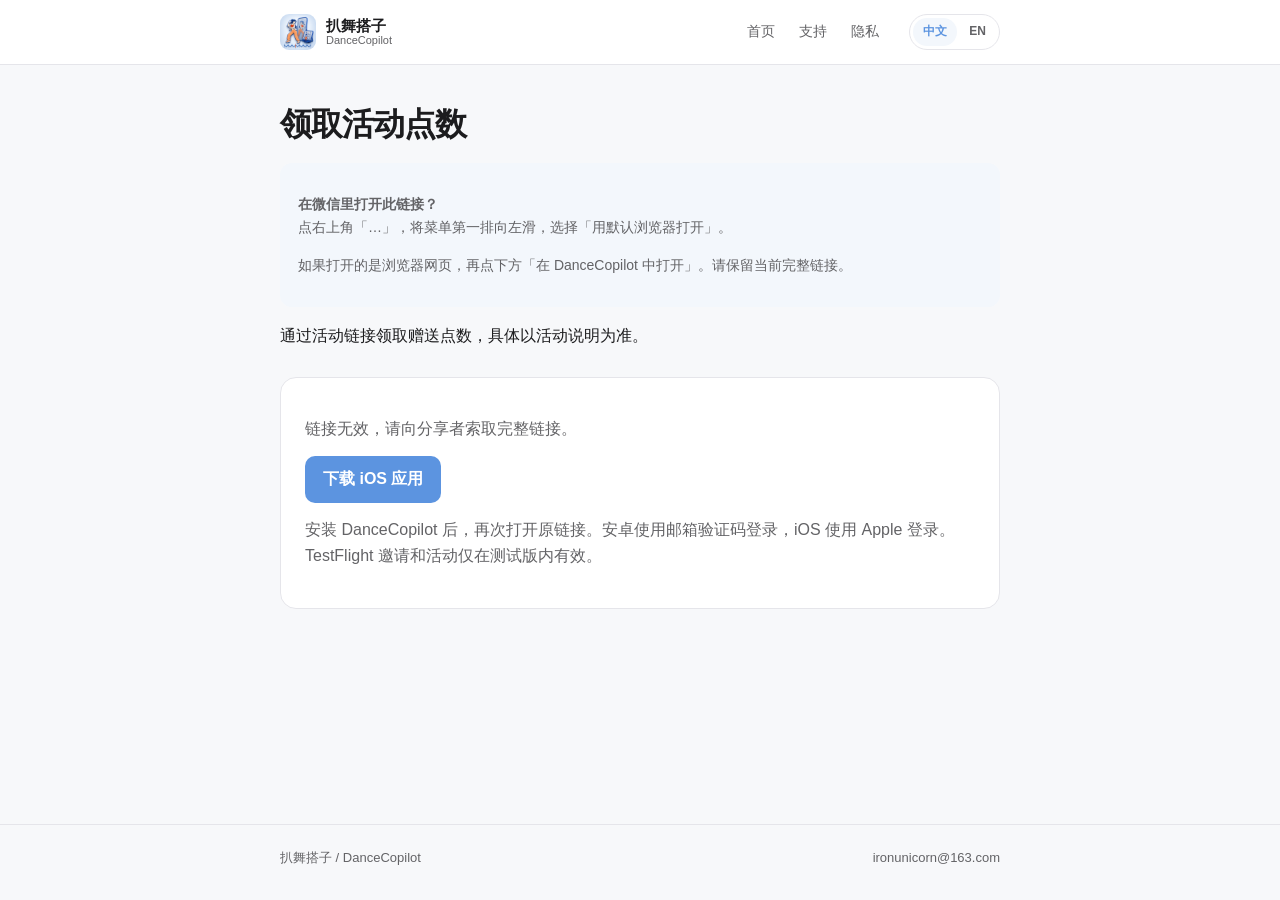
<file: rewards/index.html>
<!DOCTYPE html>
<html lang="zh-CN">
  <head>
    <meta name="referrer" content="no-referrer" />
    <meta name="robots" content="noindex" />
    <meta charset="utf-8" />
    <meta name="viewport" content="width=device-width, initial-scale=1" />
    <title>活动赠点 / Campaign reward · DanceCopilot</title>
    <meta
      name="description"
      content="扒舞搭子技术支持。使用问题、会员问题或功能建议请发邮件至 ironunicorn@163.com。"
    />
    <link rel="icon" href="../assets/favicon.png" type="image/png" />
    <link rel="apple-touch-icon" href="../assets/apple-touch-icon.png" />
    <link rel="stylesheet" href="../styles.css" />
  </head>
  <body>
    <header class="site-header">
      <div class="wrap">
        <a class="brand" href="/">
          <img
            src="../assets/apple-touch-icon.png"
            width="36"
            height="36"
            alt=""
          />
          <span class="brand-text">
            <span class="brand-zh">扒舞搭子</span>
            <span class="brand-en">DanceCopilot</span>
          </span>
        </a>
        <nav>
          <a href="/"
            ><span lang="zh-CN">首页</span><span lang="en">Home</span></a
          >
          <a href="/support"
            ><span lang="zh-CN">支持</span><span lang="en">Support</span></a
          >
          <a href="/privacy"
            ><span lang="zh-CN">隐私</span><span lang="en">Privacy</span></a
          >
        </nav>
        <div class="lang">
          <button type="button" data-lang="zh" aria-pressed="true">中文</button>
          <button type="button" data-lang="en" aria-pressed="false">EN</button>
        </div>
      </div>
    </header>

    <main><div class="wrap"><header class="hero"><h1 lang="zh-CN">领取活动点数</h1><h1 lang="en">Claim campaign credits</h1>
<aside class="note" aria-label="微信打开指引 / Open from WeChat">
  <p lang="zh-CN"><strong>在微信里打开此链接？</strong><br />点右上角「…」，将菜单第一排向左滑，选择「用默认浏览器打开」。</p>
  <p lang="en"><strong>Opened this link in WeChat?</strong><br />Tap “…” at the top right, swipe left on the first row of the menu, then choose “Open in Default Browser”.</p>
  <p lang="zh-CN">如果打开的是浏览器网页，再点下方「在 DanceCopilot 中打开」。请保留当前完整链接。</p>
  <p lang="en">If a browser page appears, tap “Open DanceCopilot” below. Keep the full invitation or reward link.</p>
</aside>
<p lang="zh-CN">通过活动链接领取赠送点数，具体以活动说明为准。</p><p lang="en">Claim bonus credits through a campaign link. See the campaign details for its terms.</p></header>
<section class="contact-card"><p id="code" aria-live="polite"></p><p id="invalid" hidden><span lang="zh-CN">链接无效，请向分享者索取完整链接。</span><span lang="en">Invalid link. Ask the sender for the complete link.</span></p><p><a class="button" id="open-app" hidden><span lang="zh-CN">在 DanceCopilot 中打开</span><span lang="en">Open DanceCopilot</span></a></p><p id="open-help" hidden role="status"><span lang="zh-CN">如果浏览器询问是否打开“扒舞搭子”，请点“确定”。若已错过提示，可回到收到链接的地方重新点开。安卓也可以在系统设置中打开“扒舞搭子 → 默认打开”，允许打开 dancecopilot.cn 的链接。</span><span lang="en">If your browser asks to open DanceCopilot, confirm the prompt. If you missed it, tap the original link where you received it. On Android, you can also enable dancecopilot.cn in the app’s “Open by default” settings.</span></p><p><a class="button" href="https://apps.apple.com/app/id6810995273"><span lang="zh-CN">下载 iOS 应用</span><span lang="en">Get the iOS app</span></a></p><p lang="zh-CN">安装 DanceCopilot 后，再次打开原链接。安卓使用邮箱验证码登录，iOS 使用 Apple 登录。TestFlight 邀请和活动仅在测试版内有效。</p><p lang="en">After installing DanceCopilot, reopen the original link. Sign in by email on Android or with Apple on iOS. TestFlight invitations and campaigns are available only in the beta.</p></section></div></main>
    <footer class="site-footer">
      <div class="wrap">
        <span>扒舞搭子 / DanceCopilot</span>
        <a href="mailto:ironunicorn@163.com">ironunicorn@163.com</a>
      </div>
    </footer>
    <script src="../lang.js"></script>
    <script src="../reward-link.js?v=android-3"></script>
  </body>
</html>
</file>
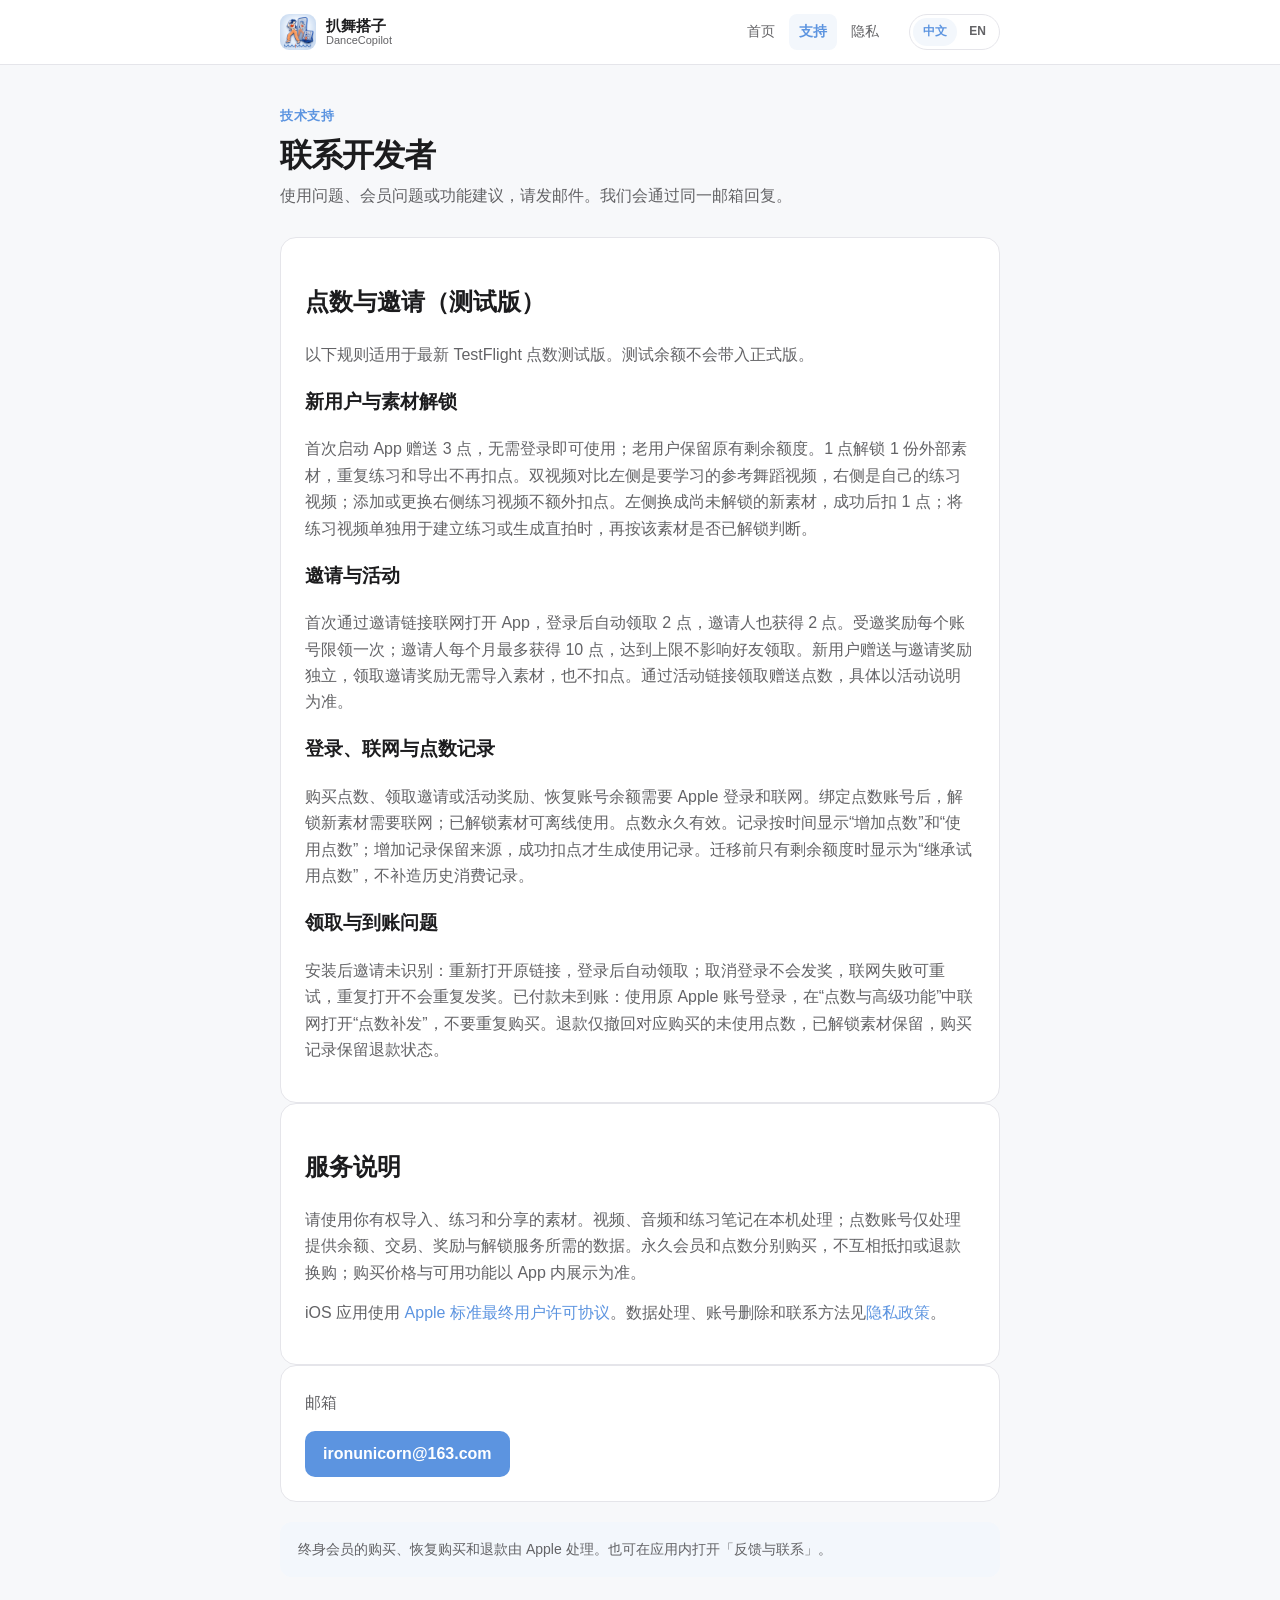
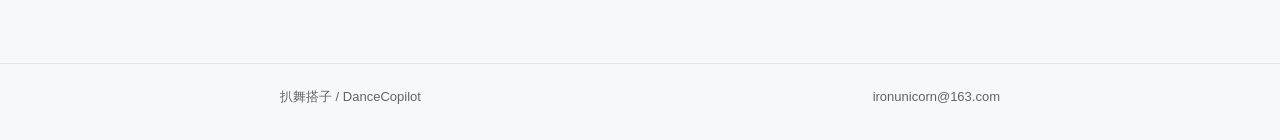
<file: support/index.html>
<!DOCTYPE html>
<html lang="zh-CN">
  <head>
    <meta charset="utf-8" />
    <meta name="viewport" content="width=device-width, initial-scale=1" />
    <title>支持 / Support · 扒舞搭子 / DanceCopilot</title>
    <meta
      name="description"
      content="扒舞搭子技术支持。使用问题、会员问题或功能建议请发邮件至 ironunicorn@163.com。"
    />
    <link rel="icon" href="../assets/favicon.png" type="image/png" />
    <link rel="apple-touch-icon" href="../assets/apple-touch-icon.png" />
    <link rel="stylesheet" href="../styles.css" />
  </head>
  <body>
    <header class="site-header">
      <div class="wrap">
        <a class="brand" href="/">
          <img
            src="../assets/apple-touch-icon.png"
            width="36"
            height="36"
            alt=""
          />
          <span class="brand-text">
            <span class="brand-zh">扒舞搭子</span>
            <span class="brand-en">DanceCopilot</span>
          </span>
        </a>
        <nav>
          <a href="/"
            ><span lang="zh-CN">首页</span><span lang="en">Home</span></a
          >
          <a href="/support" aria-current="page"
            ><span lang="zh-CN">支持</span><span lang="en">Support</span></a
          >
          <a href="/privacy"
            ><span lang="zh-CN">隐私</span><span lang="en">Privacy</span></a
          >
        </nav>
        <div class="lang">
          <button type="button" data-lang="zh" aria-pressed="true">中文</button>
          <button type="button" data-lang="en" aria-pressed="false">EN</button>
        </div>
      </div>
    </header>

    <main>
      <div class="wrap">
        <header class="hero">
          <p class="kicker" lang="zh-CN">技术支持</p>
          <p class="kicker" lang="en">Support</p>
          <h1 lang="zh-CN">联系开发者</h1>
          <h1 lang="en">Contact the developer</h1>
          <p class="lede" lang="zh-CN">
            使用问题、会员问题或功能建议，请发邮件。我们会通过同一邮箱回复。
          </p>
          <p class="lede" lang="en">
            For help with the app, membership questions, or feature
            suggestions, send an email. Replies come from the same address.
          </p>
        </header>

        <section class="contact-card">
          <h2 lang="zh-CN">点数与邀请（测试版）</h2><h2 lang="en">Credits &amp; invitations (beta)</h2>
          <p lang="zh-CN">以下规则适用于最新 TestFlight 点数测试版。测试余额不会带入正式版。</p><p lang="en">These rules apply to the latest TestFlight beta with credits enabled. Test balances do not transfer to the public release.</p>
          <h3 lang="zh-CN">新用户与素材解锁</h3><h3 lang="en">New users and material unlocks</h3>
          <p lang="zh-CN">首次启动 App 赠送 3 点，无需登录即可使用；老用户保留原有剩余额度。1 点解锁 1 份外部素材，重复练习和导出不再扣点。双视频对比左侧是要学习的参考舞蹈视频，右侧是自己的练习视频；添加或更换右侧练习视频不额外扣点。左侧换成尚未解锁的新素材，成功后扣 1 点；将练习视频单独用于建立练习或生成直拍时，再按该素材是否已解锁判断。</p>
          <p lang="en">New users receive 3 credits on first launch, usable without signing in. Existing users keep their remaining balance. One credit unlocks one external material; repeat practice and exports use no extra credits. In two-video comparison, the reference dance is on the left and your practice video is on the right. Adding or replacing the practice video costs no extra credits. Replacing the reference with a new, locked material costs 1 credit after success. If you separately use your practice video to create a practice project or a person-tracking solo video, charging depends on whether that material is already unlocked.</p>
          <h3 lang="zh-CN">邀请与活动</h3><h3 lang="en">Invitations and campaigns</h3>
          <p lang="zh-CN">首次通过邀请链接联网打开 App，登录后自动领取 2 点，邀请人也获得 2 点。受邀奖励每个账号限领一次；邀请人每个月最多获得 10 点，达到上限不影响好友领取。新用户赠送与邀请奖励独立，领取邀请奖励无需导入素材，也不扣点。通过活动链接领取赠送点数，具体以活动说明为准。</p>
          <p lang="en">Open your first invitation link in the app while online and sign in to automatically receive 2 credits. The inviter also receives 2 credits. Each account can receive an invitation reward once. Inviters earn up to 10 credits per month; reaching the limit does not affect the friend’s reward. New-user credits and invitation rewards are separate. No material import or credit spending is required to claim. Claim campaign credits through a campaign link; see the campaign details for its terms.</p>
          <h3 lang="zh-CN">登录、联网与点数记录</h3><h3 lang="en">Sign-in, connectivity and credit history</h3>
          <p lang="zh-CN">购买点数、领取邀请或活动奖励、恢复账号余额需要 Apple 登录和联网。绑定点数账号后，解锁新素材需要联网；已解锁素材可离线使用。点数永久有效。记录按时间显示“增加点数”和“使用点数”；增加记录保留来源，成功扣点才生成使用记录。迁移前只有剩余额度时显示为“继承试用点数”，不补造历史消费记录。</p>
          <p lang="en">Buying credits, claiming invitation or campaign rewards, and restoring an account balance require Sign in with Apple and an internet connection. After linking a credit account, unlocking new materials requires internet; unlocked materials work offline. Credits never expire. History shows Credits added and Credits used by date, with sources for additions and a separate entry for each successful debit. A migrated remaining balance is shown as Inherited trial credits, without inventing past spending records.</p>
          <h3 lang="zh-CN">领取与到账问题</h3><h3 lang="en">Claim and balance issues</h3>
          <p lang="zh-CN">安装后邀请未识别：重新打开原链接，登录后自动领取；取消登录不会发奖，联网失败可重试，重复打开不会重复发奖。已付款未到账：使用原 Apple 账号登录，在“点数与高级功能”中联网打开“点数补发”，不要重复购买。退款仅撤回对应购买的未使用点数，已解锁素材保留，购买记录保留退款状态。</p>
          <p lang="en">If an invitation is missed after installation, reopen the original link and sign in to claim automatically. Canceling sign-in grants no reward; retry after a connection failure. Reopening a link does not grant duplicate rewards. Paid but not credited: sign in with your original Apple account and open Missing credits in Credits &amp; advanced features while online. Do not purchase again. Refunds revoke unused credits from that purchase, keep unlocked materials, and remain marked on the purchase record.</p>
        </section>
        <section class="contact-card">
          <h2 lang="zh-CN">服务说明</h2><h2 lang="en">Service information</h2>
          <p lang="zh-CN">请使用你有权导入、练习和分享的素材。视频、音频和练习笔记在本机处理；点数账号仅处理提供余额、交易、奖励与解锁服务所需的数据。永久会员和点数分别购买，不互相抵扣或退款换购；购买价格与可用功能以 App 内展示为准。</p>
          <p lang="en">Use materials you have the right to import, practice with and share. Videos, audio and practice notes are processed on device. Credit accounts process the data needed for balances, transactions, rewards and unlocks. Lifetime Membership and credits are separate purchases and cannot be offset against or exchanged for each other through refunds. Prices and available features are shown in the app.</p>
          <p lang="zh-CN">iOS 应用使用 <a href="https://www.apple.com/legal/internet-services/itunes/dev/stdeula/">Apple 标准最终用户许可协议</a>。数据处理、账号删除和联系方法见<a href="../privacy/">隐私政策</a>。</p>
          <p lang="en">The iOS app uses <a href="https://www.apple.com/legal/internet-services/itunes/dev/stdeula/">Apple’s Standard End User License Agreement</a>. See the <a href="../privacy/">Privacy Policy</a> for data handling, account deletion and contact information.</p>
        </section>
        <section class="contact-card">
          <p lang="zh-CN">邮箱</p>
          <p lang="en">Email</p>
          <a class="button" href="mailto:ironunicorn@163.com"
            >ironunicorn@163.com</a
          >
        </section>

        <p class="note" lang="zh-CN">
          终身会员的购买、恢复购买和退款由 Apple 处理。也可在应用内打开「反馈与联系」。
        </p>
        <p class="note" lang="en">
          Lifetime membership purchases, restorations, and refunds are handled
          by Apple. You can also use Feedback &amp; contact in the app.
        </p>
      </div>
    </main>

    <footer class="site-footer">
      <div class="wrap">
        <span>扒舞搭子 / DanceCopilot</span>
        <a href="mailto:ironunicorn@163.com">ironunicorn@163.com</a>
      </div>
    </footer>
    <script src="../lang.js"></script>
  </body>
</html>
</file>
<file: styles.css>
:root {
  color-scheme: light;
  --primary: #5c94e0;
  --accent: #e15121;
  --container: #f3f7fc;
  --container-strong: #d7e2f2;
  --canvas: #f7f8fa;
  --surface: #ffffff;
  --text: #1c1c1e;
  --muted: #636366;
  --outline: #e5e5ea;
  --header-h: 64px;
}

*,
*::before,
*::after {
  box-sizing: border-box;
}

html {
  scroll-behavior: smooth;
}

html[lang="zh-CN"] [lang="en"],
html:not([lang]) [lang="en"] {
  display: none;
}

html[lang="en"] [lang="zh-CN"],
html[lang="en"] [lang="zh"] {
  display: none;
}

[hidden] {
  display: none !important;
}

body {
  margin: 0;
  min-height: 100vh;
  display: flex;
  flex-direction: column;
  font-family: -apple-system, BlinkMacSystemFont, "PingFang SC", "Segoe UI",
    sans-serif;
  background: var(--canvas);
  color: var(--text);
  line-height: 1.65;
  -webkit-font-smoothing: antialiased;
}

a {
  color: var(--primary);
  text-decoration: none;
}

a:hover {
  text-decoration: underline;
}

.wrap {
  width: min(720px, calc(100% - 40px));
  margin: 0 auto;
}

.site-header {
  position: sticky;
  top: 0;
  z-index: 10;
  background: var(--surface);
  background: color-mix(in srgb, var(--surface) 92%, transparent);
  backdrop-filter: saturate(1.4) blur(16px);
  -webkit-backdrop-filter: saturate(1.4) blur(16px);
  border-bottom: 1px solid var(--outline);
}

.site-header .wrap {
  min-height: var(--header-h);
  display: flex;
  flex-wrap: wrap;
  align-items: center;
  gap: 12px 20px;
  padding: 12px 0;
}

.brand {
  display: flex;
  align-items: center;
  gap: 10px;
  color: var(--text);
  text-decoration: none;
  margin-right: auto;
}

.brand:hover {
  text-decoration: none;
}

.brand img {
  width: 36px;
  height: 36px;
  border-radius: 9px;
  background: var(--container-strong);
}

.brand-text {
  display: flex;
  flex-direction: column;
  line-height: 1.15;
}

.brand-zh {
  font-size: 15px;
  font-weight: 650;
  letter-spacing: 0.01em;
}

.brand-en {
  font-size: 11px;
  color: var(--muted);
  font-weight: 500;
}

nav {
  display: flex;
  gap: 4px;
  font-size: 14px;
}

nav a {
  color: var(--muted);
  text-decoration: none;
  padding: 6px 10px;
  border-radius: 8px;
}

nav a:hover {
  color: var(--text);
  background: var(--container);
  text-decoration: none;
}

nav a[aria-current="page"] {
  color: var(--primary);
  background: var(--container);
  font-weight: 600;
}

.lang {
  display: flex;
  align-items: center;
  gap: 2px;
  padding: 3px;
  border: 1px solid var(--outline);
  border-radius: 999px;
  background: var(--surface);
}

.lang button {
  appearance: none;
  border: 0;
  background: transparent;
  color: var(--muted);
  font: inherit;
  font-size: 12px;
  font-weight: 600;
  padding: 4px 10px;
  border-radius: 999px;
  cursor: pointer;
}

.lang button[aria-pressed="true"] {
  background: var(--container);
  color: var(--primary);
}

main {
  flex: 1;
  padding: 40px 0 72px;
}

.hero {
  margin-bottom: 28px;
}

.kicker {
  margin: 0 0 10px;
  color: var(--primary);
  font-size: 13px;
  font-weight: 650;
  letter-spacing: 0.04em;
}

h1 {
  margin: 0 0 8px;
  font-size: 32px;
  font-weight: 700;
  letter-spacing: -0.03em;
  line-height: 1.2;
}

.lede {
  margin: 0;
  max-width: 38em;
  color: var(--muted);
  font-size: 16px;
}

.facts {
  display: grid;
  gap: 12px;
  margin: 0;
}

.hero-download {
  margin: 20px 0 0;
}

.fact {
  margin: 0;
  padding: 18px 20px;
  background: var(--surface);
  border: 1px solid var(--outline);
  border-radius: 14px;
}

.fact h2 {
  margin: 0 0 6px;
  font-size: 16px;
  font-weight: 650;
}

.fact p {
  margin: 0;
  color: var(--muted);
  font-size: 14.5px;
}

.page-links {
  display: flex;
  flex-wrap: wrap;
  gap: 8px 16px;
  margin-top: 28px;
  font-size: 14px;
}

.contact-card {
  padding: 24px;
  background: var(--surface);
  border: 1px solid var(--outline);
  border-radius: 16px;
}

.contact-card p {
  margin: 0 0 14px;
  color: var(--muted);
}

.contact-card p:last-child {
  margin-bottom: 0;
}

.button {
  display: inline-flex;
  align-items: center;
  justify-content: center;
  min-height: 44px;
  padding: 10px 18px;
  border-radius: 10px;
  background: var(--primary);
  color: #fff;
  font-weight: 600;
  text-decoration: none;
}

.button:hover {
  text-decoration: none;
  filter: brightness(0.97);
}

.note {
  margin-top: 20px;
  padding: 16px 18px;
  background: var(--container);
  border-radius: 12px;
  color: var(--muted);
  font-size: 14px;
}

.doc h2 {
  margin: 28px 0 10px;
  font-size: 18px;
  font-weight: 650;
}

.doc h3 {
  margin: 20px 0 8px;
  font-size: 16px;
  font-weight: 650;
}

.doc p,
.doc li {
  color: var(--muted);
}

.doc ul {
  padding-left: 1.15em;
}

.doc li + li {
  margin-top: 8px;
}

.meta {
  margin: 0;
  color: var(--muted);
  font-size: 14px;
}

.site-footer {
  border-top: 1px solid var(--outline);
  padding: 22px 0 32px;
  color: var(--muted);
  font-size: 13px;
}

.site-footer .wrap {
  display: flex;
  flex-wrap: wrap;
  gap: 8px 16px;
  justify-content: space-between;
}

.site-footer a {
  color: var(--muted);
}

@media (max-width: 640px) {
  .wrap {
    width: min(720px, calc(100% - 32px));
  }

  h1 {
    font-size: 28px;
  }

  main {
    padding-top: 28px;
  }

  nav {
    order: 3;
    width: 100%;
    margin-left: -6px;
  }
}
</file>
